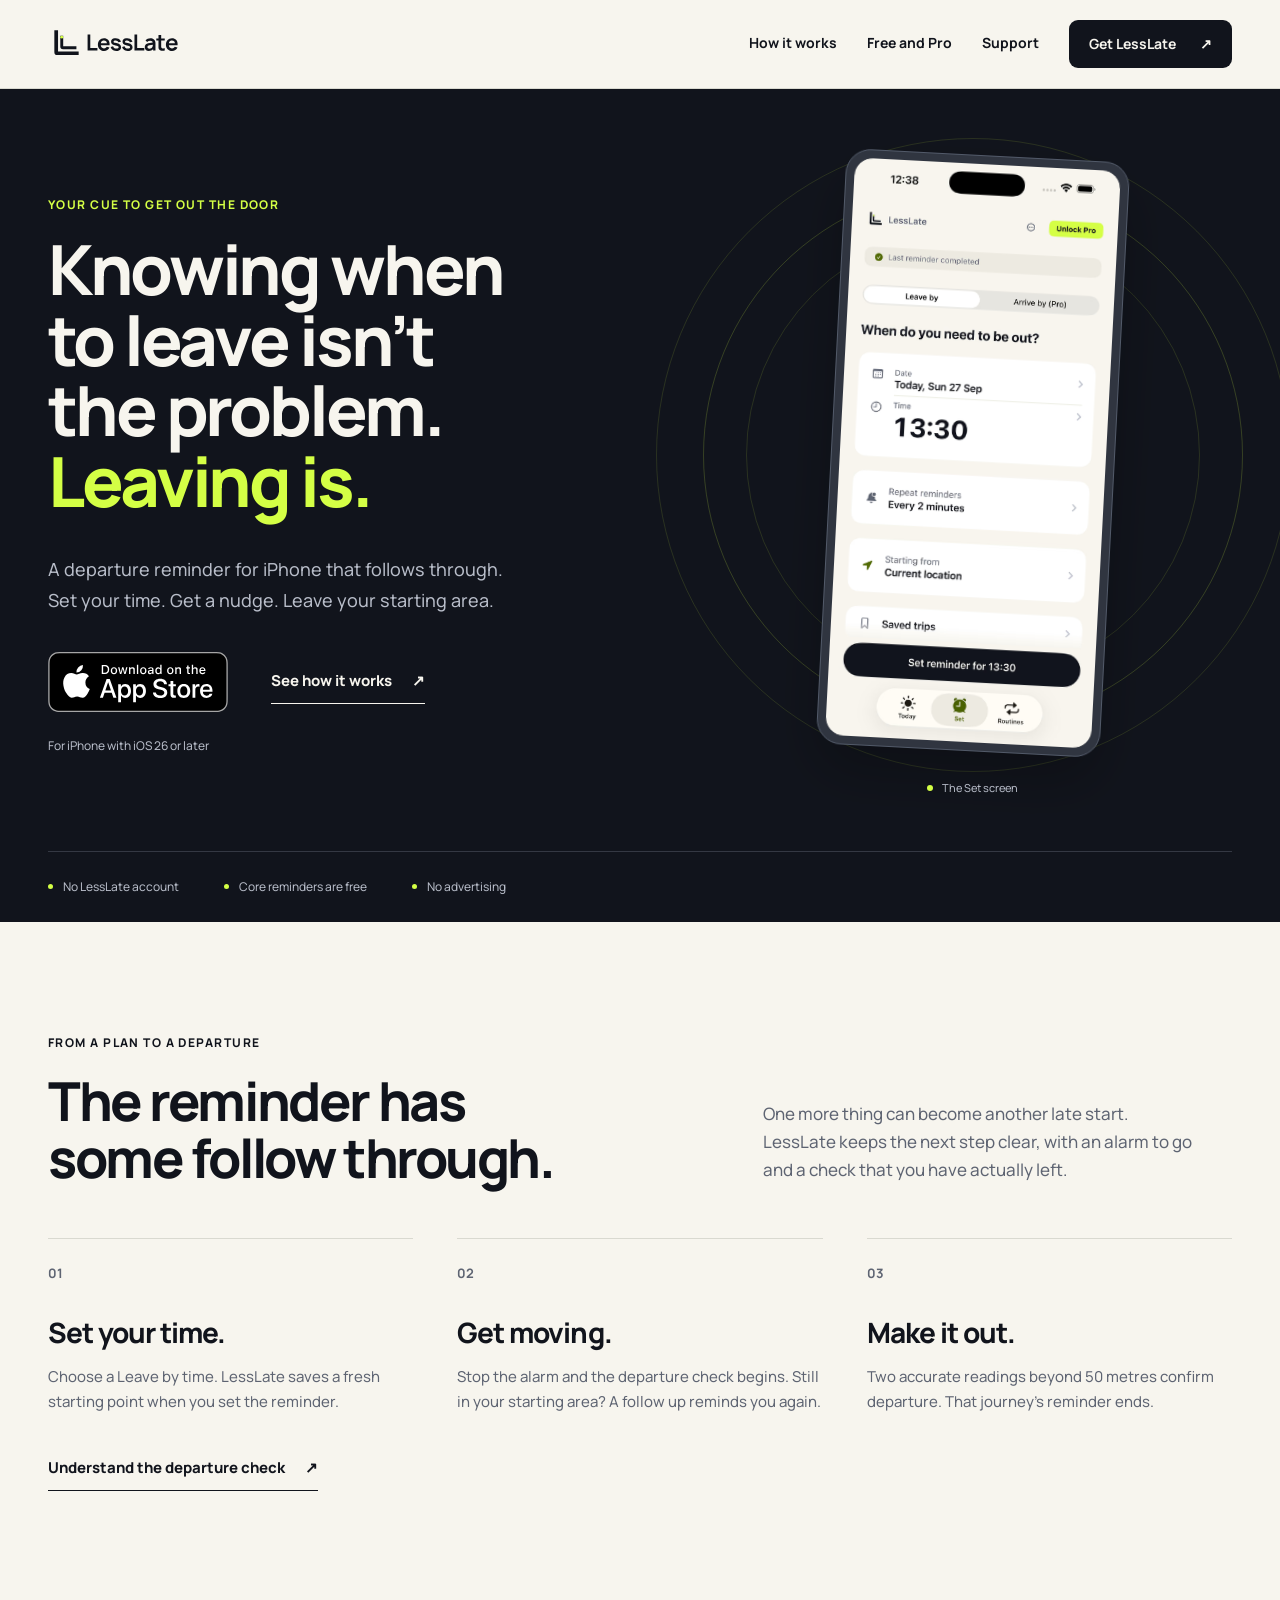
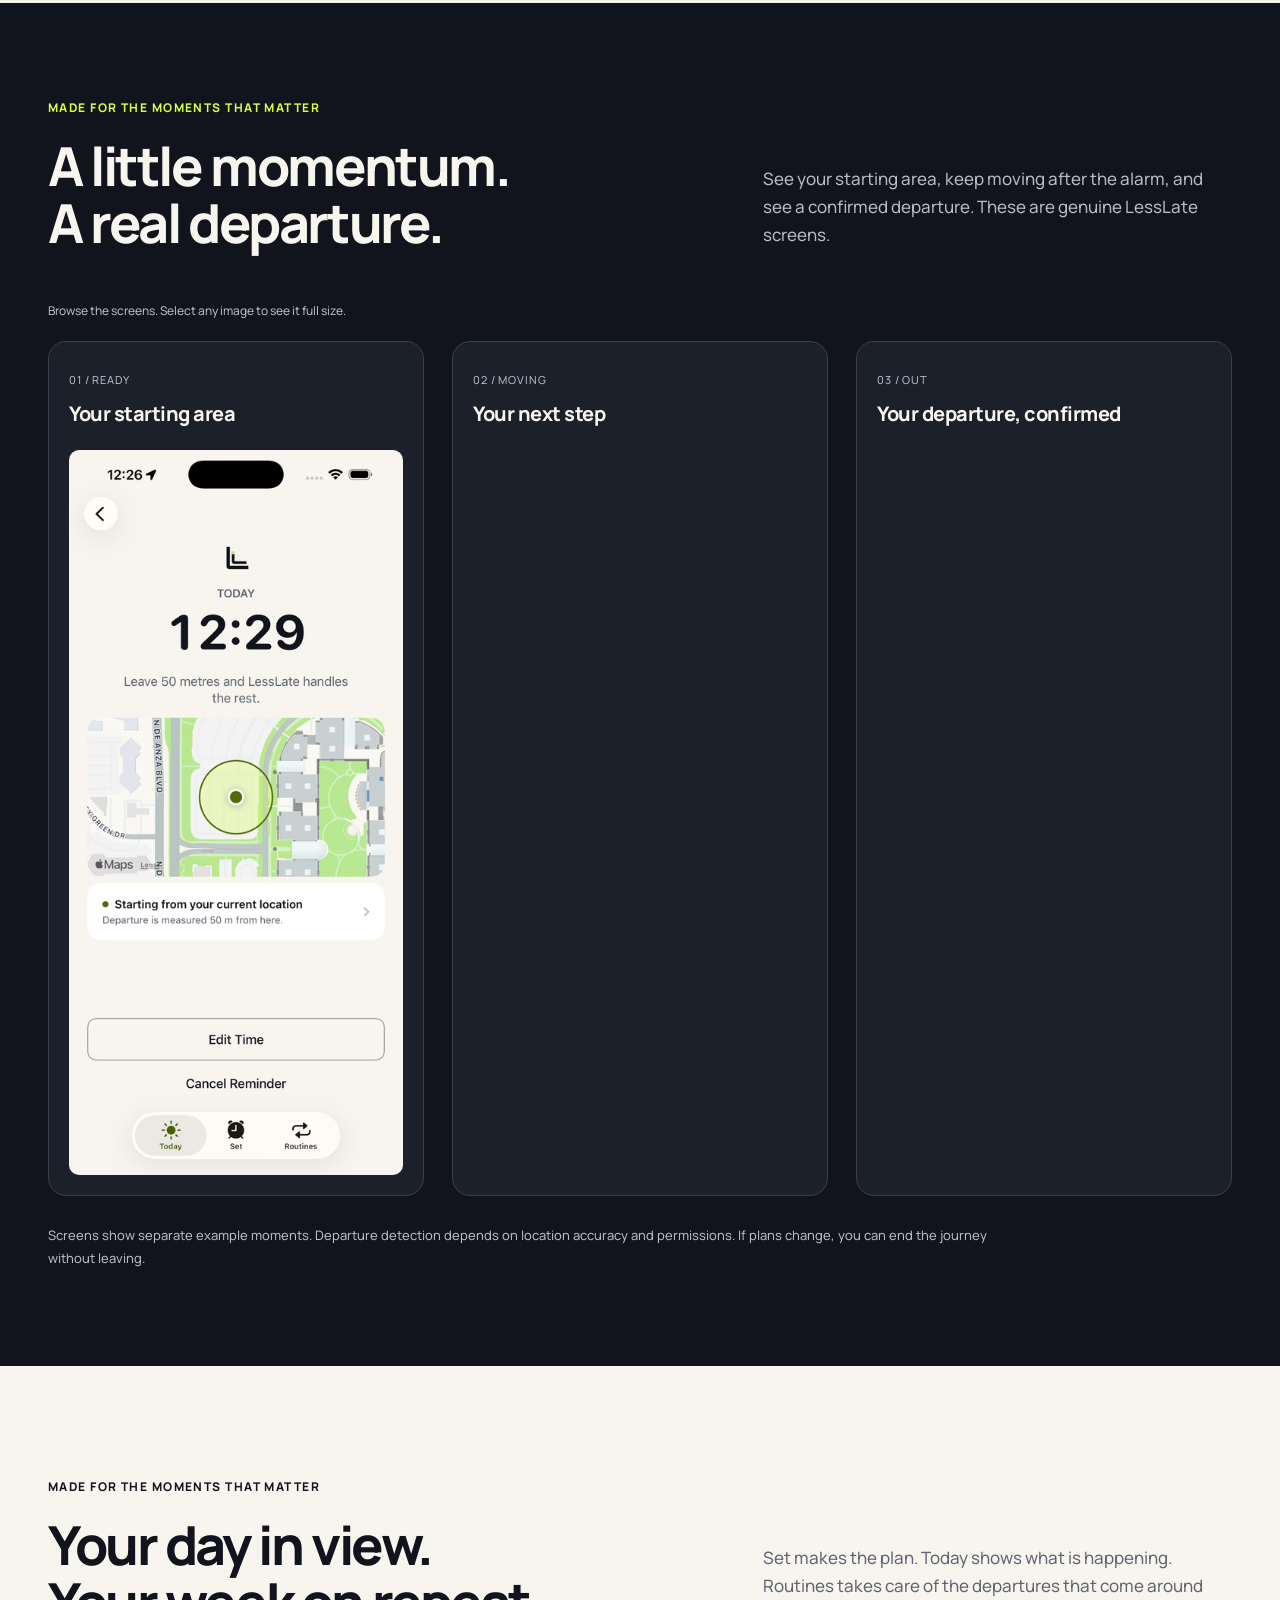
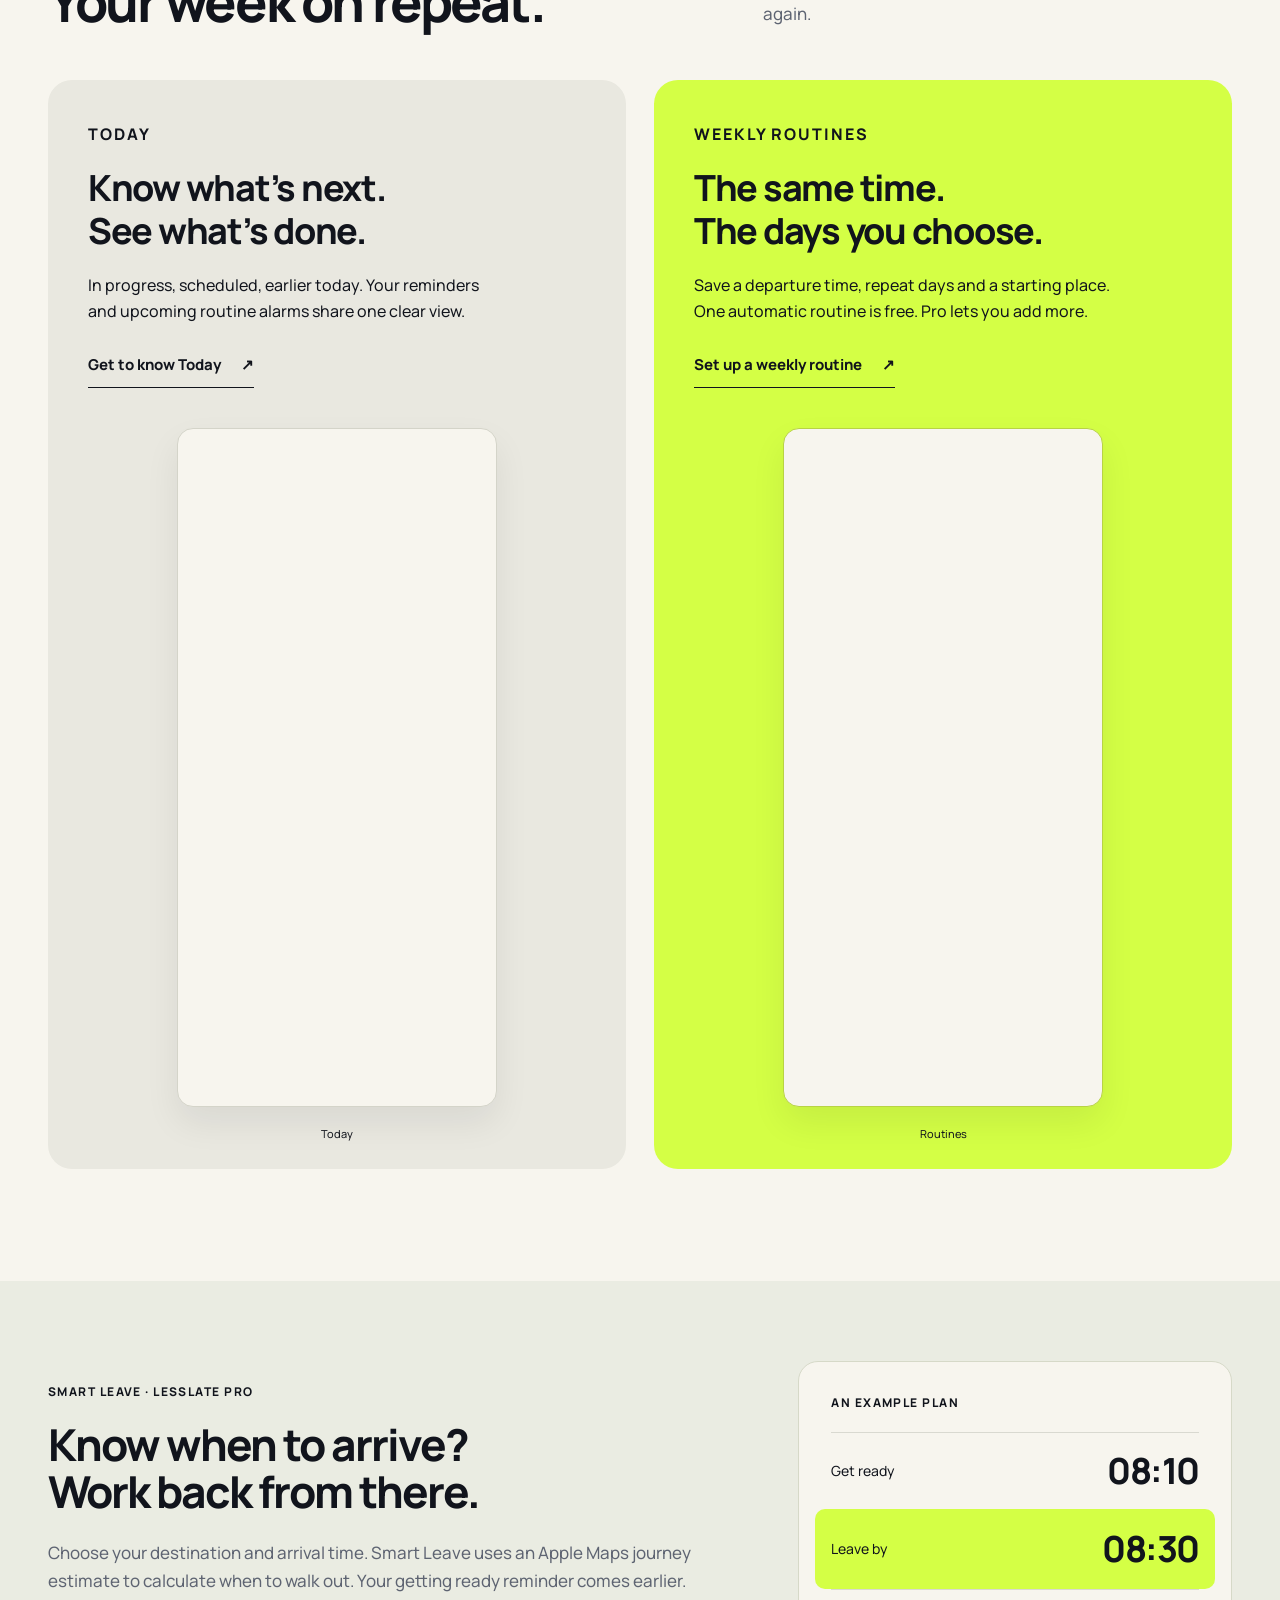
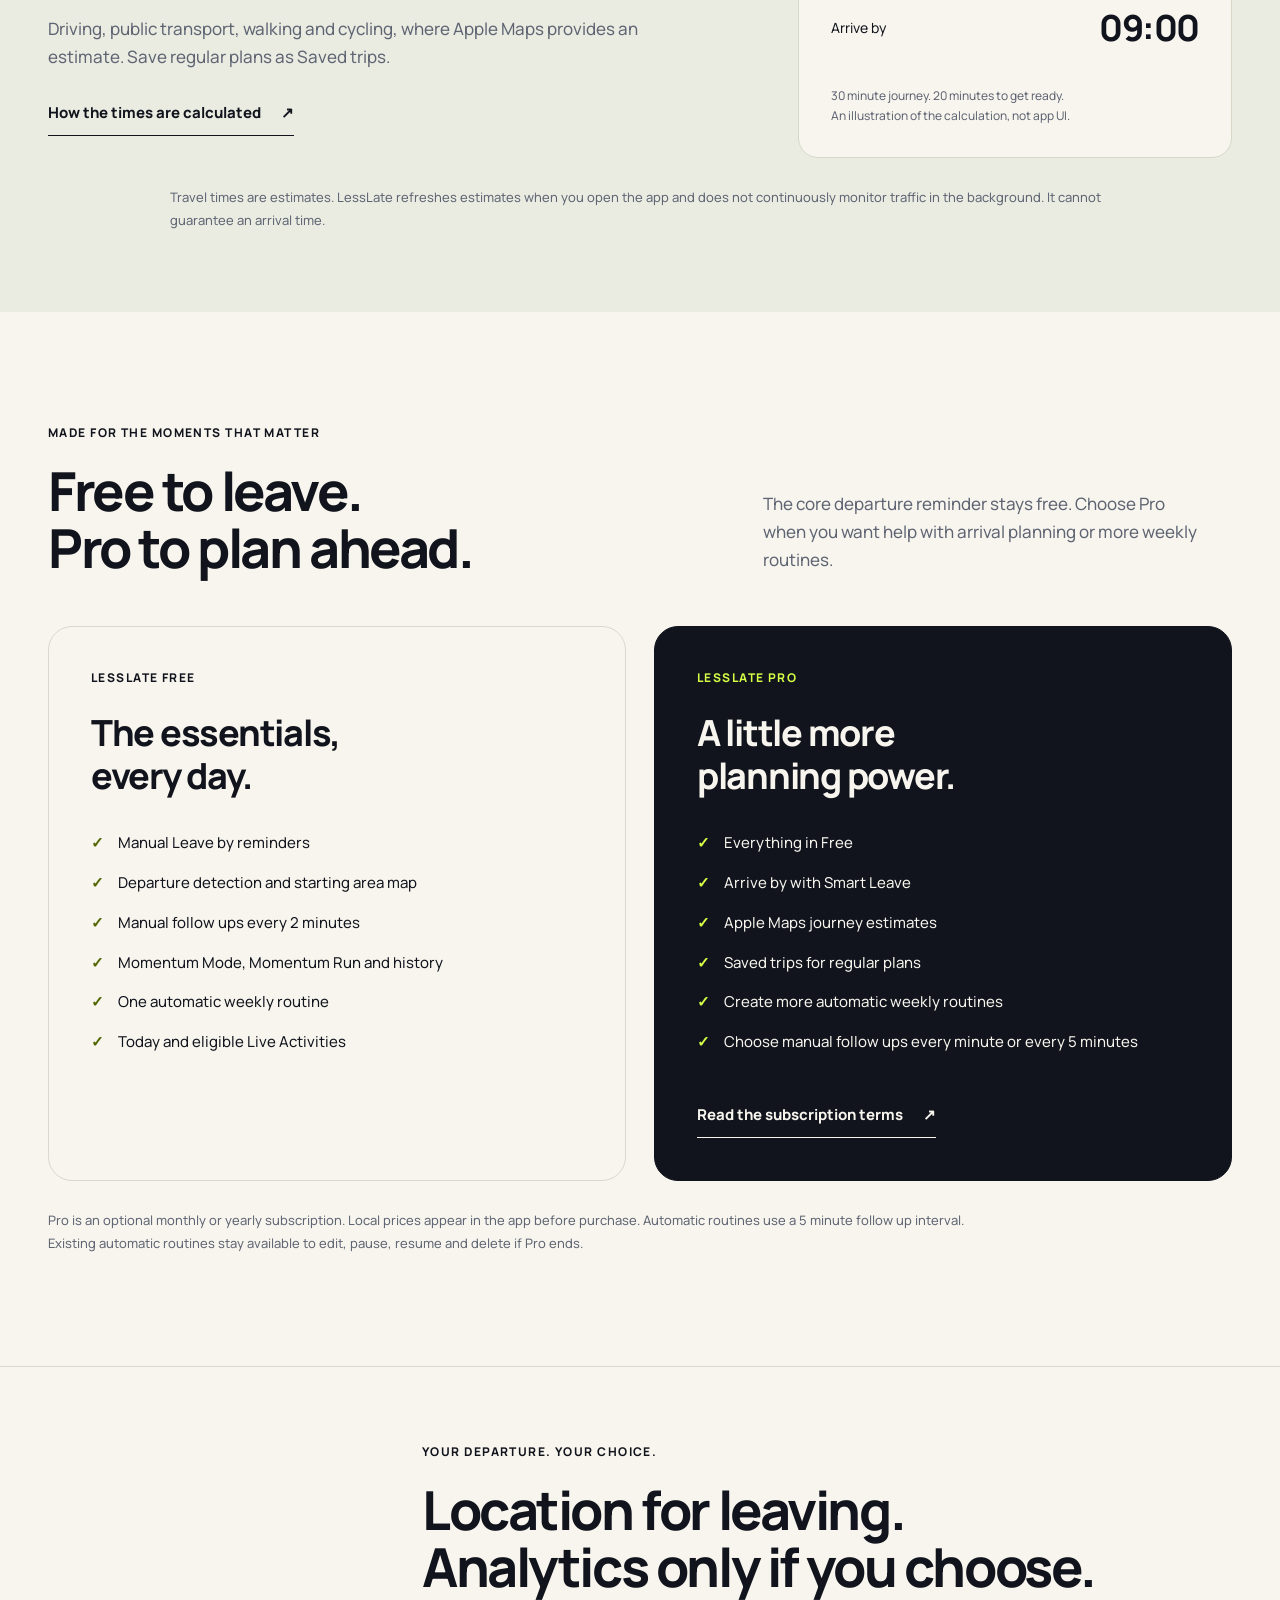
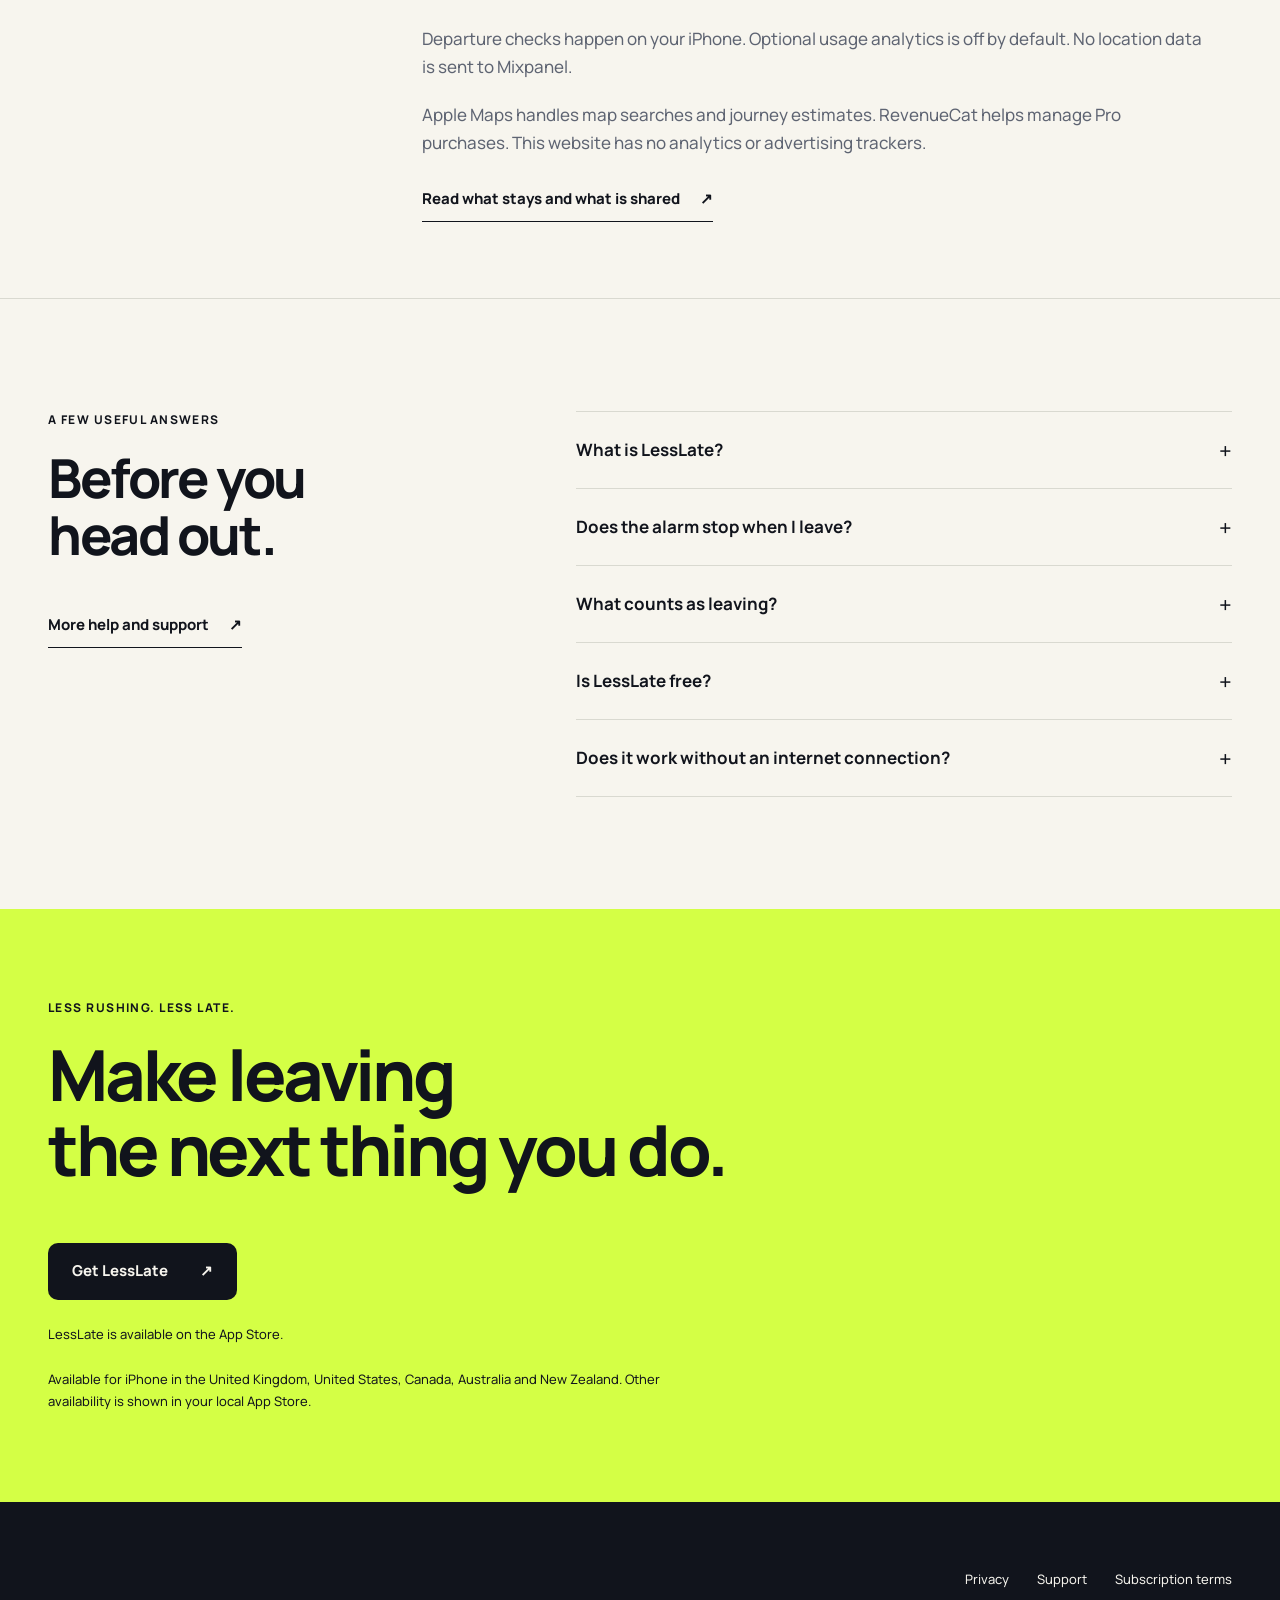
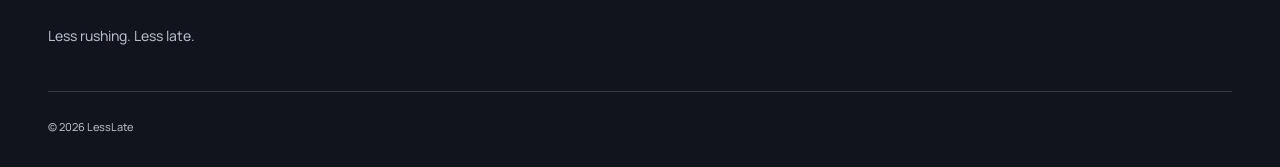
<file: index.html>
<!DOCTYPE html>
<html lang="en-GB"><head><meta charset="utf-8"><meta name="viewport" content="width=device-width, initial-scale=1"><meta http-equiv="Content-Security-Policy" content="default-src 'self'; base-uri 'none'; connect-src 'self'; font-src 'self'; form-action 'none'; frame-src 'none'; img-src 'self' data:; object-src 'none'; script-src 'self' 'sha256-5dxfGyKHKuRZKg19eCpwi1A2RKMVkUWNN1FDRjFIivA='; style-src 'self'; upgrade-insecure-requests"><meta name="referrer" content="strict-origin-when-cross-origin"><title>LessLate | Departure reminders that help you leave on time</title><meta name="description" content="Set a leave time, get follow up reminders and confirm your departure with LessLate for iPhone. Explore LessLate and download the app."><meta name="robots" content="index, follow, max-image-preview:large"><link rel="canonical" href="https://lesslate.app/"><meta name="theme-color" content="#11141c"><meta name="apple-itunes-app" content="app-id=6799200806"><link rel="icon" href="/favicon.svg" type="image/svg+xml"><link rel="apple-touch-icon" href="/assets/apple-touch-icon.png"><meta property="og:type" content="website"><meta property="og:site_name" content="LessLate"><meta property="og:locale" content="en_GB"><meta property="og:title" content="LessLate | Departure reminders that help you leave on time"><meta property="og:description" content="Set a leave time, get follow up reminders and confirm your departure with LessLate for iPhone. Explore LessLate and download the app."><meta property="og:url" content="https://lesslate.app/"><meta property="og:image" content="https://lesslate.app/assets/lesslate-social-preview.png"><meta property="og:image:width" content="1200"><meta property="og:image:height" content="630"><meta property="og:image:alt" content="LessLate. Knowing when to leave isn’t the problem. Leaving is."><meta name="twitter:card" content="summary_large_image"><meta name="twitter:title" content="LessLate | Departure reminders that help you leave on time"><meta name="twitter:description" content="Set a leave time, get follow up reminders and confirm your departure with LessLate for iPhone. Explore LessLate and download the app."><meta name="twitter:image" content="https://lesslate.app/assets/lesslate-social-preview.png"><meta name="twitter:image:alt" content="LessLate departure reminders for iPhone."><link rel="preload" href="/assets/fonts/manrope-variable.woff2" as="font" type="font/woff2" crossorigin><link rel="stylesheet" href="/styles.css"><noscript><link rel="stylesheet" href="/no-script.css"></noscript><script src="/site.js" defer></script><script type="application/ld+json">{"@context":"https://schema.org","@graph":[{"@type":"WebSite","@id":"https://lesslate.app/#website","url":"https://lesslate.app/","name":"LessLate","inLanguage":"en-GB"},{"@type":"WebPage","@id":"https://lesslate.app/#webpage","url":"https://lesslate.app/","name":"LessLate | Departure reminders that help you leave on time","description":"Set a leave time, get follow up reminders and confirm your departure with LessLate for iPhone. Explore LessLate and download the app.","inLanguage":"en-GB","isPartOf":{"@id":"https://lesslate.app/#website"},"about":{"@id":"https://lesslate.app/#app"}},{"@type":"MobileApplication","@id":"https://lesslate.app/#app","name":"LessLate","url":"https://lesslate.app/","downloadUrl":"https://apps.apple.com/gb/app/lesslate/id6799200806","sameAs":"https://apps.apple.com/gb/app/lesslate/id6799200806","applicationCategory":"ProductivityApplication","operatingSystem":"iOS 26.0 or later","image":"https://lesslate.app/assets/lesslate-icon.png","description":"A departure reminder app for iPhone. Set a leave time and receive follow up reminders until departure is detected, or end the reminder when plans change."}]}</script></head><body><a class="skip-link" href="#main">Skip to content</a><header class="site-header"><div class="wrap header-inner"><a class="logo" href="/" aria-label="LessLate home"><img src="/assets/brand/lockup-night.svg" alt="LessLate" width="148" height="38"></a><button class="menu-toggle" type="button" aria-expanded="false" aria-controls="site-nav">Menu <span aria-hidden="true">+</span></button><nav id="site-nav" aria-label="Main navigation"><a href="/how-it-works/">How it works</a><a href="/#pro">Free and Pro</a><a href="/support/">Support</a><a class="nav-download" href="https://apps.apple.com/gb/app/lesslate/id6799200806">Get LessLate <span aria-hidden="true">↗</span></a></nav></div></header><main id="main">
<section class="hero night"><div class="wrap hero-grid"><div class="hero-copy"><p class="eyebrow signal-text">Your cue to get out the door</p><h1>Knowing when<br class="desktop-br"> to leave isn’t<br class="desktop-br"> the problem.<br> <span>Leaving is.</span></h1><p class="hero-lede">A departure reminder for iPhone that follows through. Set your time. Get a nudge. Leave your starting area.</p><div class="hero-actions"><a class="store-badge" href="https://apps.apple.com/gb/app/lesslate/id6799200806" aria-label="Download LessLate on the App Store"><img src="/assets/app-store-badge.svg" alt="Download on the App Store" width="180" height="60"></a><a class="text-link light-link" href="/how-it-works/">See how it works <span aria-hidden="true">↗</span></a></div><p class="download-note">For iPhone with iOS 26 or later</p></div><figure class="hero-product"><div class="orbit" aria-hidden="true"></div><div class="hero-screen"><a class="screen-link" href="/assets/build14/lesslate-set-1320.webp" aria-label="View full size: Set a Leave by time and repeat reminders in LessLate"><picture><source type="image/avif" srcset="/assets/build14/lesslate-set-440.avif 440w, /assets/build14/lesslate-set-880.avif 880w" sizes="(max-width: 600px) 80vw, 340px"><source type="image/webp" srcset="/assets/build14/lesslate-set-440.webp 440w, /assets/build14/lesslate-set-880.webp 880w, /assets/build14/lesslate-set-1320.webp 1320w" sizes="(max-width: 600px) 80vw, 340px"><img src="/assets/build14/lesslate-set-880.webp" alt="Set a Leave by time and repeat reminders in LessLate" width="1320" height="2868" fetchpriority="high" decoding="async"></picture></a></div><figcaption><span class="status-dot" aria-hidden="true"></span> The Set screen</figcaption></figure></div><div class="wrap hero-facts"><span>No LessLate account</span><span>Core reminders are free</span><span>No advertising</span></div></section>
<section class="section wrap" id="how-it-works"><div class="section-heading"><div><p class="eyebrow">From a plan to a departure</p><h2>The reminder has<br> some follow through.</h2></div><p>One more thing can become another late start. LessLate keeps the next step clear, with an alarm to go and a check that you have actually left.</p></div><ol class="steps"><li><span class="step-number">01</span><h3>Set your time.</h3><p>Choose a Leave by time. LessLate saves a fresh starting point when you set the reminder.</p></li><li><span class="step-number">02</span><h3>Get moving.</h3><p>Stop the alarm and the departure check begins. Still in your starting area? A follow up reminds you again.</p></li><li><span class="step-number">03</span><h3>Make it out.</h3><p>Two accurate readings beyond 50 metres confirm departure. That journey’s reminder ends.</p></li></ol><a class="text-link" href="/how-it-works/#departure">Understand the departure check <span aria-hidden="true">↗</span></a></section>
<section class="journey-section night"><div class="wrap"><div class="section-heading"><div><span class="eyebrow">Made for the moments that matter</span><h2>A little momentum.<br> A real departure.</h2></div><p>See your starting area, keep moving after the alarm, and see a confirmed departure. These are genuine LessLate screens.</p></div><p class="gallery-hint">Browse the screens. Select any image to see it full size.</p><div class="screen-gallery" role="region" aria-label="The departure journey, three screenshots" tabindex="0"><figure class="journey-card"><figcaption><span>01 / Ready</span><h3>Your starting area</h3></figcaption><a class="screen-link" href="/assets/build14/lesslate-armed-1320.webp" aria-label="View full size: A saved starting area and an armed reminder"><picture><source type="image/avif" srcset="/assets/build14/lesslate-armed-440.avif 440w, /assets/build14/lesslate-armed-880.avif 880w" sizes="(max-width: 600px) 80vw, 340px"><source type="image/webp" srcset="/assets/build14/lesslate-armed-440.webp 440w, /assets/build14/lesslate-armed-880.webp 880w, /assets/build14/lesslate-armed-1320.webp 1320w" sizes="(max-width: 600px) 80vw, 340px"><img src="/assets/build14/lesslate-armed-880.webp" alt="A saved starting area and an armed reminder" width="1320" height="2868" loading="lazy" decoding="async"></picture></a></figure><figure class="journey-card"><figcaption><span>02 / Moving</span><h3>Your next step</h3></figcaption><a class="screen-link" href="/assets/build14/lesslate-active-1320.webp" aria-label="View full size: Momentum Mode checking departure, with elapsed time and distance"><picture><source type="image/avif" srcset="/assets/build14/lesslate-active-440.avif 440w, /assets/build14/lesslate-active-880.avif 880w" sizes="(max-width: 600px) 80vw, 340px"><source type="image/webp" srcset="/assets/build14/lesslate-active-440.webp 440w, /assets/build14/lesslate-active-880.webp 880w, /assets/build14/lesslate-active-1320.webp 1320w" sizes="(max-width: 600px) 80vw, 340px"><img src="/assets/build14/lesslate-active-880.webp" alt="Momentum Mode checking departure, with elapsed time and distance" width="1320" height="2868" loading="lazy" decoding="async"></picture></a></figure><figure class="journey-card"><figcaption><span>03 / Out</span><h3>Your departure, confirmed</h3></figcaption><a class="screen-link" href="/assets/build14/lesslate-confirmed-1320.webp" aria-label="View full size: Departure confirmed and a Momentum Run recorded"><picture><source type="image/avif" srcset="/assets/build14/lesslate-confirmed-440.avif 440w, /assets/build14/lesslate-confirmed-880.avif 880w" sizes="(max-width: 600px) 80vw, 340px"><source type="image/webp" srcset="/assets/build14/lesslate-confirmed-440.webp 440w, /assets/build14/lesslate-confirmed-880.webp 880w, /assets/build14/lesslate-confirmed-1320.webp 1320w" sizes="(max-width: 600px) 80vw, 340px"><img src="/assets/build14/lesslate-confirmed-880.webp" alt="Departure confirmed and a Momentum Run recorded" width="1320" height="2868" loading="lazy" decoding="async"></picture></a></figure></div><div class="gallery-controls" hidden><button type="button" class="gallery-prev" aria-label="Previous screenshot" disabled>←</button><span class="gallery-count" aria-live="polite">1 of 3</span><button type="button" class="gallery-next" aria-label="Next screenshot">→</button></div><p class="section-note">Screens show separate example moments. Departure detection depends on location accuracy and permissions. If plans change, you can end the journey without leaving.</p></div></section>
<section class="section wrap" id="today-and-routines"><div class="section-heading"><div><span class="eyebrow">Made for the moments that matter</span><h2>Your day in view.<br> Your week on repeat.</h2></div><p>Set makes the plan. Today shows what is happening. Routines takes care of the departures that come around again.</p></div><div class="feature-pair"><article class="feature-card reveal"><div class="feature-copy"><p class="eyebrow">Today</p><h3>Know what’s next.<br> See what’s done.</h3><p>In progress, scheduled, earlier today. Your reminders and upcoming routine alarms share one clear view.</p><a class="text-link" href="/support/#today">Get to know Today <span aria-hidden="true">↗</span></a></div><figure><a class="screen-link" href="/assets/build14/lesslate-today-1320.webp" aria-label="View full size: Today showing scheduled reminders and an earlier confirmed departure"><picture><source type="image/avif" srcset="/assets/build14/lesslate-today-440.avif 440w, /assets/build14/lesslate-today-880.avif 880w" sizes="(max-width: 600px) 80vw, 340px"><source type="image/webp" srcset="/assets/build14/lesslate-today-440.webp 440w, /assets/build14/lesslate-today-880.webp 880w, /assets/build14/lesslate-today-1320.webp 1320w" sizes="(max-width: 600px) 80vw, 340px"><img src="/assets/build14/lesslate-today-880.webp" alt="Today showing scheduled reminders and an earlier confirmed departure" width="1320" height="2868" loading="lazy" decoding="async"></picture></a><figcaption>Today</figcaption></figure></article><article class="feature-card lime-card reveal"><div class="feature-copy"><p class="eyebrow">Weekly Routines</p><h3>The same time.<br> The days you choose.</h3><p>Save a departure time, repeat days and a starting place. One automatic routine is free. Pro lets you add more.</p><a class="text-link" href="/support/#routines">Set up a weekly routine <span aria-hidden="true">↗</span></a></div><figure><a class="screen-link" href="/assets/build14/lesslate-routines-1320.webp" aria-label="View full size: An enabled Morning commute routine on weekdays at 8:30"><picture><source type="image/avif" srcset="/assets/build14/lesslate-routines-440.avif 440w, /assets/build14/lesslate-routines-880.avif 880w" sizes="(max-width: 600px) 80vw, 340px"><source type="image/webp" srcset="/assets/build14/lesslate-routines-440.webp 440w, /assets/build14/lesslate-routines-880.webp 880w, /assets/build14/lesslate-routines-1320.webp 1320w" sizes="(max-width: 600px) 80vw, 340px"><img src="/assets/build14/lesslate-routines-880.webp" alt="An enabled Morning commute routine on weekdays at 8:30" width="1320" height="2868" loading="lazy" decoding="async"></picture></a><figcaption>Routines</figcaption></figure></article></div></section>
<section class="smart-section"><div class="wrap smart-grid"><div><p class="eyebrow">Smart Leave · LessLate Pro</p><h2>Know when to arrive?<br> Work back from there.</h2><p>Choose your destination and arrival time. Smart Leave uses an Apple Maps journey estimate to calculate when to walk out. Your getting ready reminder comes earlier.</p><p>Driving, public transport, walking and cycling, where Apple Maps provides an estimate. Save regular plans as Saved trips.</p><a class="text-link" href="/how-it-works/#smart-leave">How the times are calculated <span aria-hidden="true">↗</span></a></div><div class="time-example"><p class="eyebrow">An example plan</p><dl><div><dt>Get ready</dt><dd>08:10</dd></div><div class="time-highlight"><dt>Leave by</dt><dd>08:30</dd></div><div><dt>Arrive by</dt><dd>09:00</dd></div></dl><p>30 minute journey. 20 minutes to get ready.<br> An illustration of the calculation, not app UI.</p></div></div><p class="wrap section-note">Travel times are estimates. LessLate refreshes estimates when you open the app and does not continuously monitor traffic in the background. It cannot guarantee an arrival time.</p></section>
<section class="section wrap" id="pro"><div class="section-heading"><div><span class="eyebrow">Made for the moments that matter</span><h2>Free to leave.<br> Pro to plan ahead.</h2></div><p>The core departure reminder stays free. Choose Pro when you want help with arrival planning or more weekly routines.</p></div><div class="plans"><article class="plan"><p class="eyebrow">LessLate Free</p><h3>The essentials,<br> every day.</h3><ul class="check-list"><li>Manual Leave by reminders</li><li>Departure detection and starting area map</li><li>Manual follow ups every 2 minutes</li><li>Momentum Mode, Momentum Run and history</li><li>One automatic weekly routine</li><li>Today and eligible Live Activities</li></ul></article><article class="plan pro-plan"><p class="eyebrow">LessLate Pro</p><h3>A little more<br> planning power.</h3><ul class="check-list"><li>Everything in Free</li><li>Arrive by with Smart Leave</li><li>Apple Maps journey estimates</li><li>Saved trips for regular plans</li><li>Create more automatic weekly routines</li><li>Choose manual follow ups every minute or every 5 minutes</li></ul><a class="text-link" href="/subscriptions/">Read the subscription terms <span aria-hidden="true">↗</span></a></article></div><p class="section-note">Pro is an optional monthly or yearly subscription. Local prices appear in the app before purchase. Automatic routines use a 5 minute follow up interval. Existing automatic routines stay available to edit, pause, resume and delete if Pro ends.</p></section>
<section class="privacy-band"><div class="wrap privacy-grid"><img src="/assets/brand/symbol.svg" alt="" width="94" height="94" loading="lazy"><div><p class="eyebrow">Your departure. Your choice.</p><h2>Location for leaving.<br> Analytics only if you choose.</h2><p>Departure checks happen on your iPhone. Optional usage analytics is off by default. No location data is sent to Mixpanel.</p><p>Apple Maps handles map searches and journey estimates. RevenueCat helps manage Pro purchases. This website has no analytics or advertising trackers.</p><a class="text-link" href="/privacy/">Read what stays and what is shared <span aria-hidden="true">↗</span></a></div></div></section>
<section class="section wrap faq-section"><div><p class="eyebrow">A few useful answers</p><h2>Before you<br>  head out.</h2><a class="text-link" href="/support/">More help and support <span aria-hidden="true">↗</span></a></div><div class="faq-list"><details><summary>What is LessLate?</summary><p>LessLate is a departure reminder app for iPhone. Choose when to leave, get an alarm, and receive follow up reminders if you have not left your saved starting area. It is for everyday plans when knowing the time does not always turn into getting out the door.</p></details><details><summary>Does the alarm stop when I leave?</summary><p>Stopping an alarm starts the departure check. Once LessLate confirms that you have left the starting area, that journey’s active reminder and follow ups end. You can also end a journey yourself if your plans change.</p></details><details><summary>What counts as leaving?</summary><p>LessLate looks for two consecutive accurate location readings more than 50 metres from your saved starting point. Always Location access and Precise Location are needed for departure checks while your iPhone is locked or you are using another app.</p></details><details><summary>Is LessLate free?</summary><p>Manual Leave by reminders, departure detection and Momentum Mode are free. One automatic weekly routine is also included. Pro adds Arrive by planning, saved trips, more automatic routines and more manual reminder intervals.</p></details><details><summary>Does it work without an internet connection?</summary><p>The core manual alarm and departure check can work without an internet connection, with the required permissions and a usable location signal. Map searches, journey estimates, purchases and restoration need a connection.</p></details></div></section>
<section class="final-cta"><div class="wrap"><p class="eyebrow">Less rushing. Less late.</p><h2>Make leaving<br> the next thing you do.</h2><a class="button" href="https://apps.apple.com/gb/app/lesslate/id6799200806">Get LessLate <span aria-hidden="true">↗</span></a><p>LessLate is available on the App Store.</p><p class="availability">Available for iPhone in the United Kingdom, United States, Canada, Australia and New Zealand. Other availability is shown in your local App Store.</p></div></section></main><footer class="site-footer"><div class="wrap footer-top"><div><a class="logo" href="/" aria-label="LessLate home"><img src="/assets/brand/lockup-reverse.svg" alt="LessLate" width="148" height="38" loading="lazy"></a><p>Less rushing. Less late.</p></div><nav aria-label="Footer"><a href="/privacy/">Privacy</a><a href="/support/">Support</a><a href="/subscriptions/">Subscription terms</a></nav></div><div class="wrap footer-bottom"><p>© 2026 LessLate</p></div></footer></body></html>
</file>
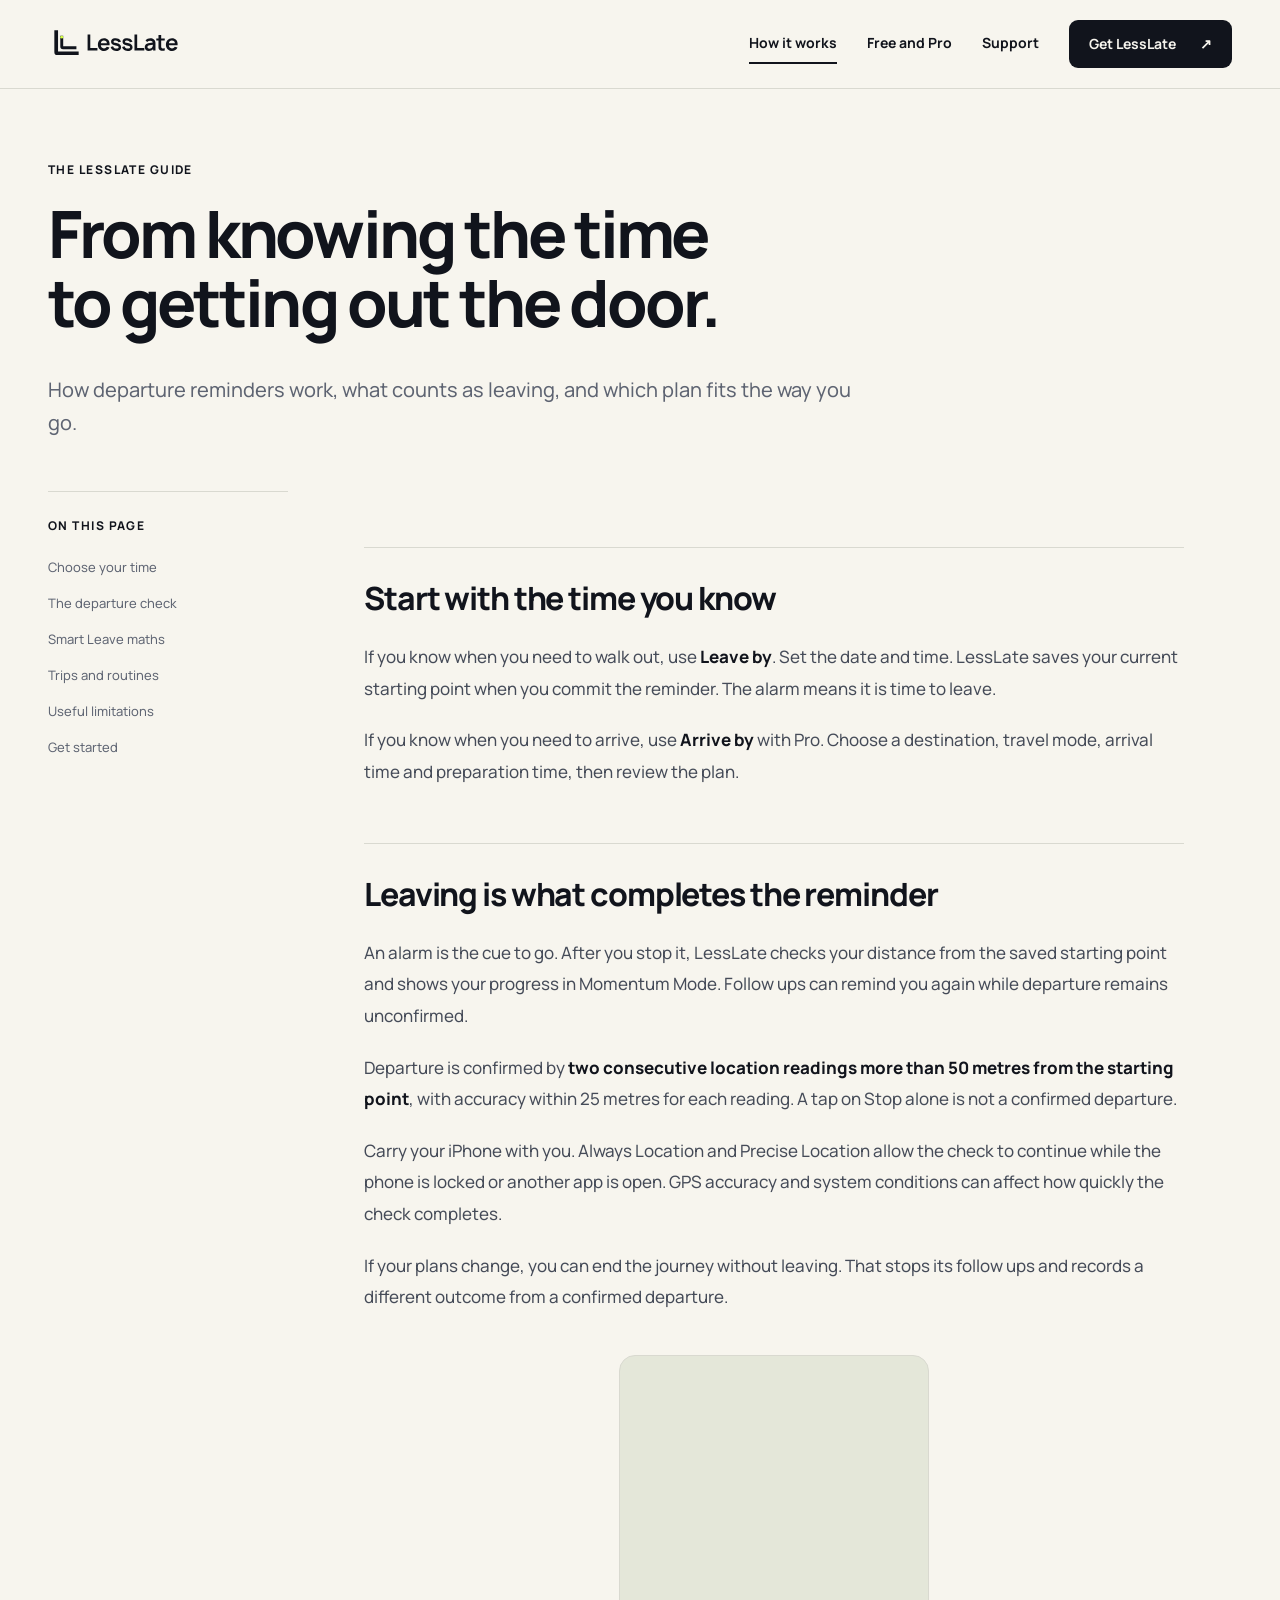
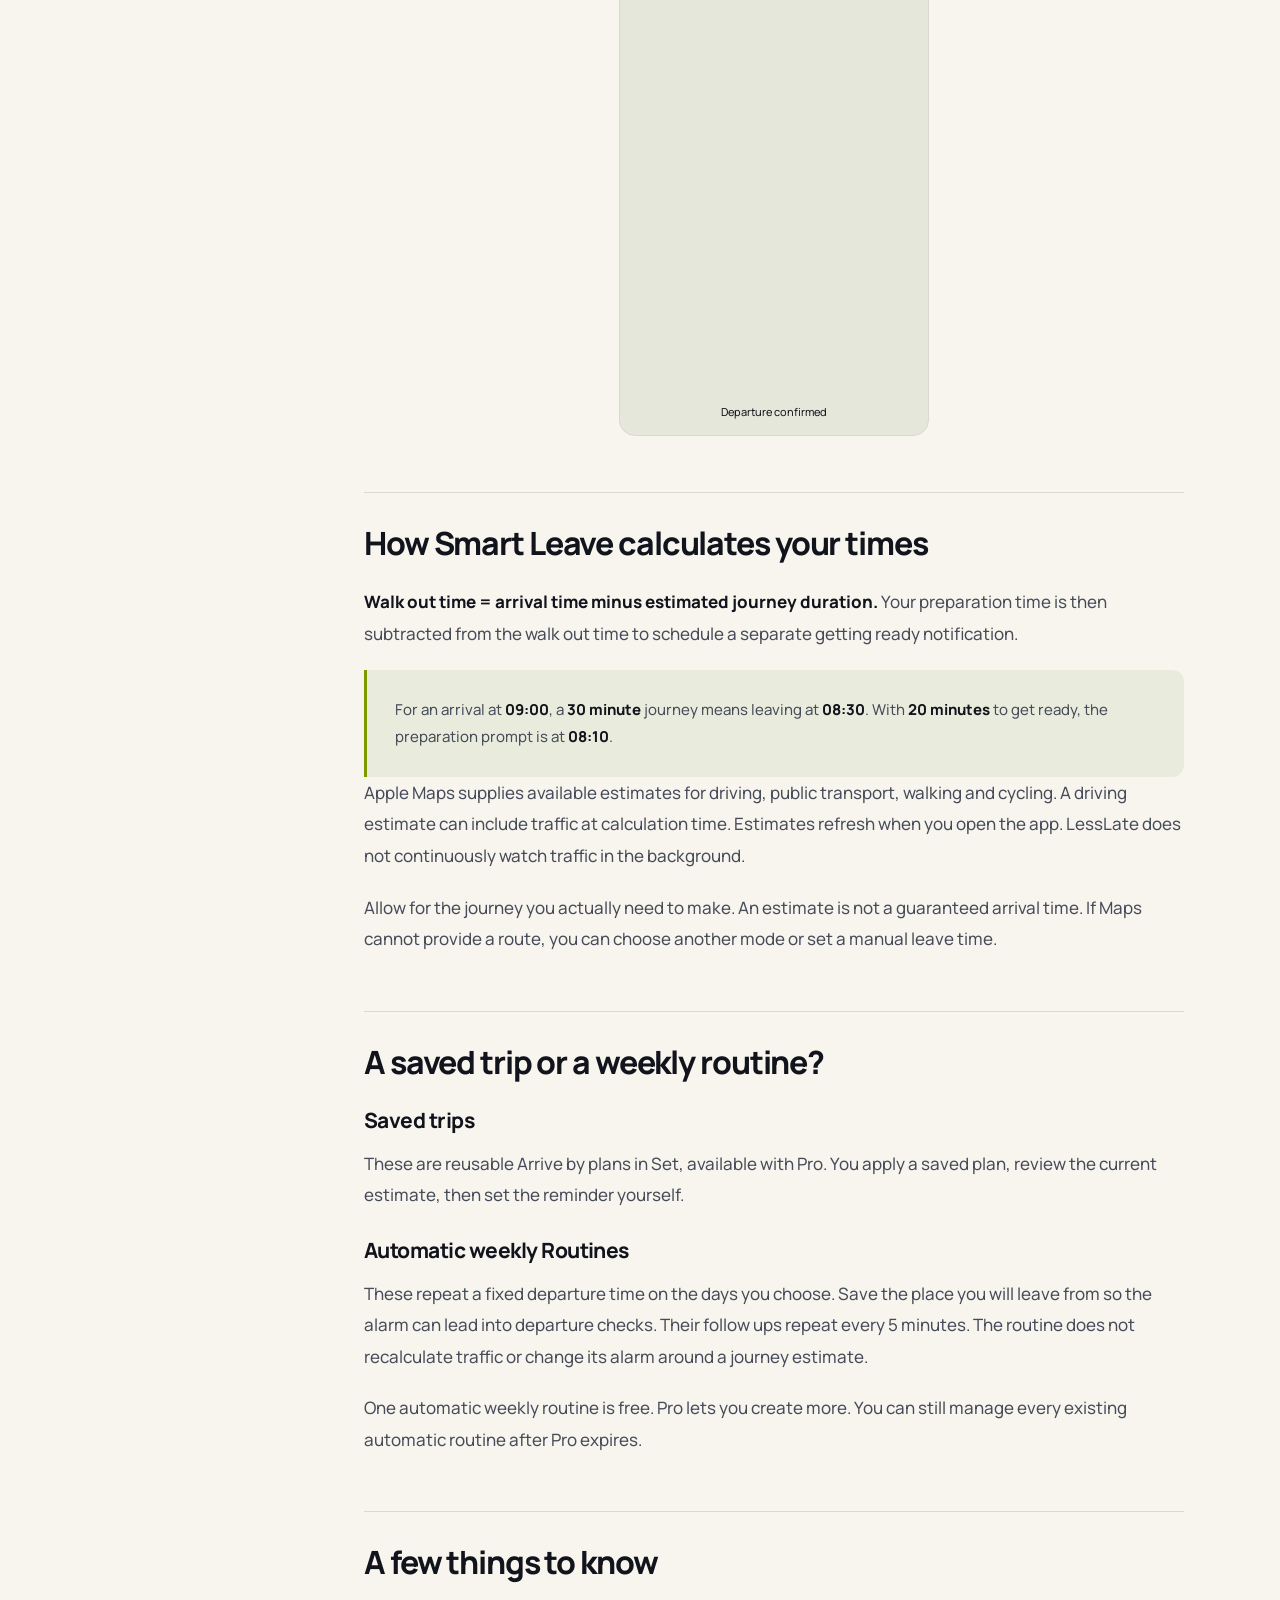
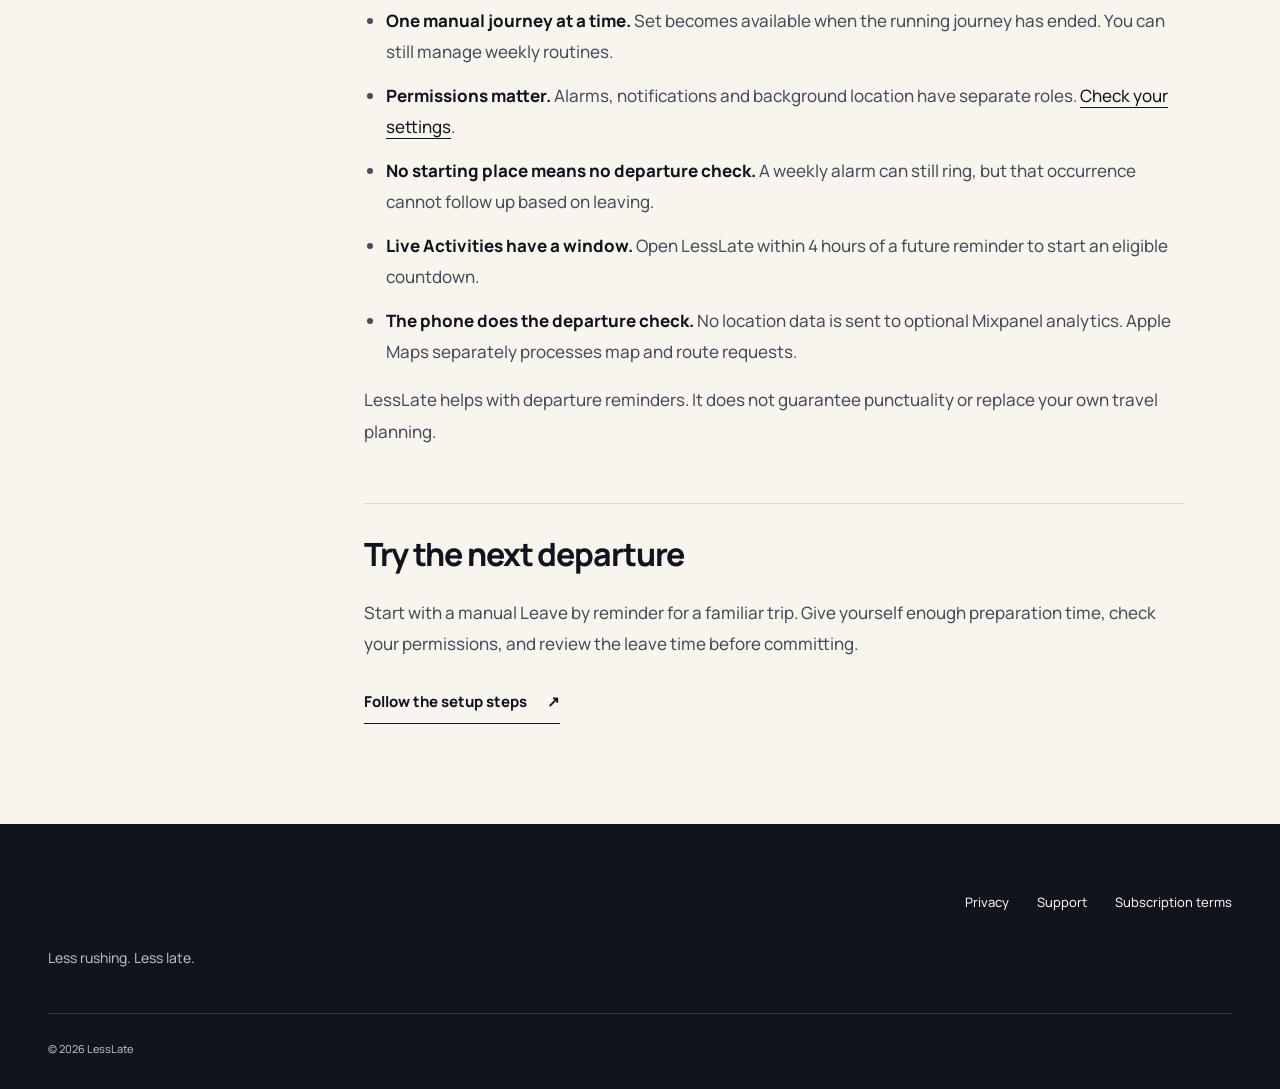
<file: how-it-works/index.html>
<!DOCTYPE html>
<html lang="en-GB"><head><meta charset="utf-8"><meta name="viewport" content="width=device-width, initial-scale=1"><meta http-equiv="Content-Security-Policy" content="default-src 'self'; base-uri 'none'; connect-src 'self'; font-src 'self'; form-action 'none'; frame-src 'none'; img-src 'self' data:; object-src 'none'; script-src 'self' 'sha256-cOZ7o0C520qS2SrLNpws9VPTaZ2TdD7UjE5BdeO3A1c='; style-src 'self'; upgrade-insecure-requests"><meta name="referrer" content="strict-origin-when-cross-origin"><title>How LessLate Works | Leave times and departure checks</title><meta name="description" content="Learn how LessLate sets leave times, checks departure beyond 50 metres and handles follow up alarms. Includes Smart Leave and weekly routine guidance."><meta name="robots" content="index, follow, max-image-preview:large"><link rel="canonical" href="https://lesslate.app/how-it-works/"><meta name="theme-color" content="#11141c"><meta name="apple-itunes-app" content="app-id=6799200806"><link rel="icon" href="/favicon.svg" type="image/svg+xml"><link rel="apple-touch-icon" href="/assets/apple-touch-icon.png"><meta property="og:type" content="website"><meta property="og:site_name" content="LessLate"><meta property="og:locale" content="en_GB"><meta property="og:title" content="How LessLate Works | Leave times and departure checks"><meta property="og:description" content="Learn how LessLate sets leave times, checks departure beyond 50 metres and handles follow up alarms. Includes Smart Leave and weekly routine guidance."><meta property="og:url" content="https://lesslate.app/how-it-works/"><meta property="og:image" content="https://lesslate.app/assets/lesslate-social-preview.png"><meta property="og:image:width" content="1200"><meta property="og:image:height" content="630"><meta property="og:image:alt" content="LessLate. Knowing when to leave isn’t the problem. Leaving is."><meta name="twitter:card" content="summary_large_image"><meta name="twitter:title" content="How LessLate Works | Leave times and departure checks"><meta name="twitter:description" content="Learn how LessLate sets leave times, checks departure beyond 50 metres and handles follow up alarms. Includes Smart Leave and weekly routine guidance."><meta name="twitter:image" content="https://lesslate.app/assets/lesslate-social-preview.png"><meta name="twitter:image:alt" content="LessLate departure reminders for iPhone."><link rel="preload" href="/assets/fonts/manrope-variable.woff2" as="font" type="font/woff2" crossorigin><link rel="stylesheet" href="/styles.css"><noscript><link rel="stylesheet" href="/no-script.css"></noscript><script src="/site.js" defer></script><script type="application/ld+json">{"@context":"https://schema.org","@graph":[{"@type":"WebSite","@id":"https://lesslate.app/#website","url":"https://lesslate.app/","name":"LessLate","inLanguage":"en-GB"},{"@type":"WebPage","@id":"https://lesslate.app/how-it-works/#webpage","url":"https://lesslate.app/how-it-works/","name":"How LessLate Works | Leave times and departure checks","description":"Learn how LessLate sets leave times, checks departure beyond 50 metres and handles follow up alarms. Includes Smart Leave and weekly routine guidance.","inLanguage":"en-GB","isPartOf":{"@id":"https://lesslate.app/#website"},"about":{"@id":"https://lesslate.app/#app"}},{"@type":"BreadcrumbList","itemListElement":[{"@type":"ListItem","position":1,"name":"Home","item":"https://lesslate.app/"},{"@type":"ListItem","position":2,"name":"How it works","item":"https://lesslate.app/how-it-works/"}]}]}</script></head><body><a class="skip-link" href="#main">Skip to content</a><header class="site-header"><div class="wrap header-inner"><a class="logo" href="/" aria-label="LessLate home"><img src="/assets/brand/lockup-night.svg" alt="LessLate" width="148" height="38"></a><button class="menu-toggle" type="button" aria-expanded="false" aria-controls="site-nav">Menu <span aria-hidden="true">+</span></button><nav id="site-nav" aria-label="Main navigation"><a href="/how-it-works/" aria-current="page">How it works</a><a href="/#pro">Free and Pro</a><a href="/support/">Support</a><a class="nav-download" href="https://apps.apple.com/gb/app/lesslate/id6799200806">Get LessLate <span aria-hidden="true">↗</span></a></nav></div></header><main id="main"><section class="document-hero wrap"><p class="eyebrow">The LessLate guide</p><h1>From knowing the time<br> to getting out the door.</h1><p class="lede">How departure reminders work, what counts as leaving, and which plan fits the way you go.</p></section><div class="wrap document-layout"><aside><nav aria-label="On this page"><p class="eyebrow">On this page</p><a href="#choose">Choose your time</a><a href="#departure">The departure check</a><a href="#smart-leave">Smart Leave maths</a><a href="#weekly">Trips and routines</a><a href="#limits">Useful limitations</a><a href="#next">Get started</a></nav></aside><div class="document-body"><section id="choose"><h2>Start with the time you know</h2><p>If you know when you need to walk out, use <strong>Leave by</strong>. Set the date and time. LessLate saves your current starting point when you commit the reminder. The alarm means it is time to leave.</p><p>If you know when you need to arrive, use <strong>Arrive by</strong> with Pro. Choose a destination, travel mode, arrival time and preparation time, then review the plan.</p></section><section id="departure"><h2>Leaving is what completes the reminder</h2><p>An alarm is the cue to go. After you stop it, LessLate checks your distance from the saved starting point and shows your progress in Momentum Mode. Follow ups can remind you again while departure remains unconfirmed.</p><p>Departure is confirmed by <strong>two consecutive location readings more than 50 metres from the starting point</strong>, with accuracy within 25 metres for each reading. A tap on Stop alone is not a confirmed departure.</p><p>Carry your iPhone with you. Always Location and Precise Location allow the check to continue while the phone is locked or another app is open. GPS accuracy and system conditions can affect how quickly the check completes.</p><p>If your plans change, you can end the journey without leaving. That stops its follow ups and records a different outcome from a confirmed departure.</p></section><figure class="guide-figure"><a class="screen-link" href="/assets/build14/lesslate-confirmed-1320.webp" aria-label="View full size: LessLate confirming departure and showing Momentum Run"><picture><source type="image/avif" srcset="/assets/build14/lesslate-confirmed-440.avif 440w, /assets/build14/lesslate-confirmed-880.avif 880w" sizes="(max-width: 600px) 80vw, 340px"><source type="image/webp" srcset="/assets/build14/lesslate-confirmed-440.webp 440w, /assets/build14/lesslate-confirmed-880.webp 880w, /assets/build14/lesslate-confirmed-1320.webp 1320w" sizes="(max-width: 600px) 80vw, 340px"><img src="/assets/build14/lesslate-confirmed-880.webp" alt="LessLate confirming departure and showing Momentum Run" width="1320" height="2868" loading="lazy" decoding="async"></picture></a><figcaption>Departure confirmed</figcaption></figure><section id="smart-leave"><h2>How Smart Leave calculates your times</h2><p><strong>Walk out time = arrival time minus estimated journey duration.</strong> Your preparation time is then subtracted from the walk out time to schedule a separate getting ready notification.</p><div class="callout"><p>For an arrival at <strong>09:00</strong>, a <strong>30 minute</strong> journey means leaving at <strong>08:30</strong>. With <strong>20 minutes</strong> to get ready, the preparation prompt is at <strong>08:10</strong>.</p></div><p>Apple Maps supplies available estimates for driving, public transport, walking and cycling. A driving estimate can include traffic at calculation time. Estimates refresh when you open the app. LessLate does not continuously watch traffic in the background.</p><p>Allow for the journey you actually need to make. An estimate is not a guaranteed arrival time. If Maps cannot provide a route, you can choose another mode or set a manual leave time.</p></section><section id="weekly"><h2>A saved trip or a weekly routine?</h2><h3>Saved trips</h3><p>These are reusable Arrive by plans in Set, available with Pro. You apply a saved plan, review the current estimate, then set the reminder yourself.</p><h3>Automatic weekly Routines</h3><p>These repeat a fixed departure time on the days you choose. Save the place you will leave from so the alarm can lead into departure checks. Their follow ups repeat every 5 minutes. The routine does not recalculate traffic or change its alarm around a journey estimate.</p><p>One automatic weekly routine is free. Pro lets you create more. You can still manage every existing automatic routine after Pro expires.</p></section><section id="limits"><h2>A few things to know</h2><ul><li><strong>One manual journey at a time.</strong> Set becomes available when the running journey has ended. You can still manage weekly routines.</li><li><strong>Permissions matter.</strong> Alarms, notifications and background location have separate roles. <a href="/support/#permissions">Check your settings</a>.</li><li><strong>No starting place means no departure check.</strong> A weekly alarm can still ring, but that occurrence cannot follow up based on leaving.</li><li><strong>Live Activities have a window.</strong> Open LessLate within 4 hours of a future reminder to start an eligible countdown.</li><li><strong>The phone does the departure check.</strong> No location data is sent to optional Mixpanel analytics. Apple Maps separately processes map and route requests.</li></ul><p>LessLate helps with departure reminders. It does not guarantee punctuality or replace your own travel planning.</p></section><section id="next"><h2>Try the next departure</h2><p>Start with a manual Leave by reminder for a familiar trip. Give yourself enough preparation time, check your permissions, and review the leave time before committing.</p><p><a class="text-link" href="/support/#getting-started">Follow the setup steps <span aria-hidden="true">↗</span></a></p></section></div></div></main><footer class="site-footer"><div class="wrap footer-top"><div><a class="logo" href="/" aria-label="LessLate home"><img src="/assets/brand/lockup-reverse.svg" alt="LessLate" width="148" height="38" loading="lazy"></a><p>Less rushing. Less late.</p></div><nav aria-label="Footer"><a href="/privacy/">Privacy</a><a href="/support/">Support</a><a href="/subscriptions/">Subscription terms</a></nav></div><div class="wrap footer-bottom"><p>© 2026 LessLate</p></div></footer></body></html>
</file>
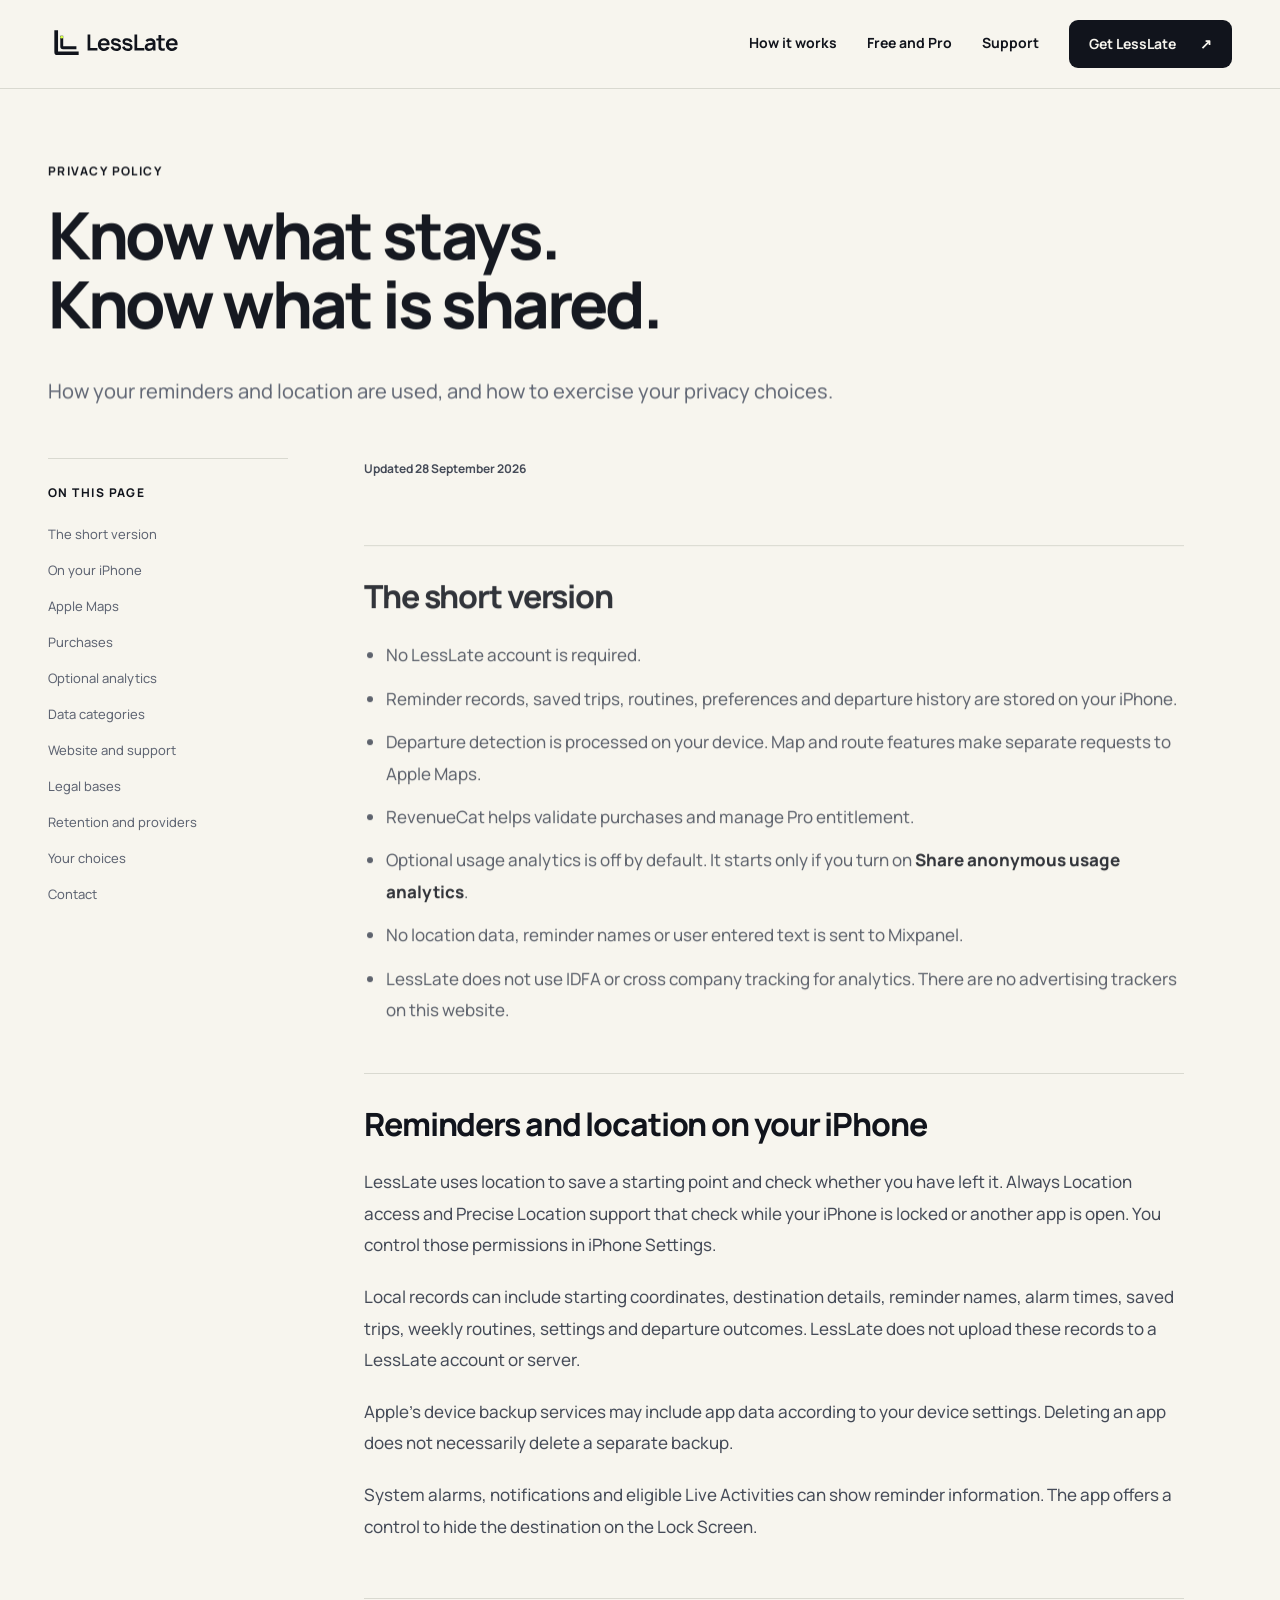
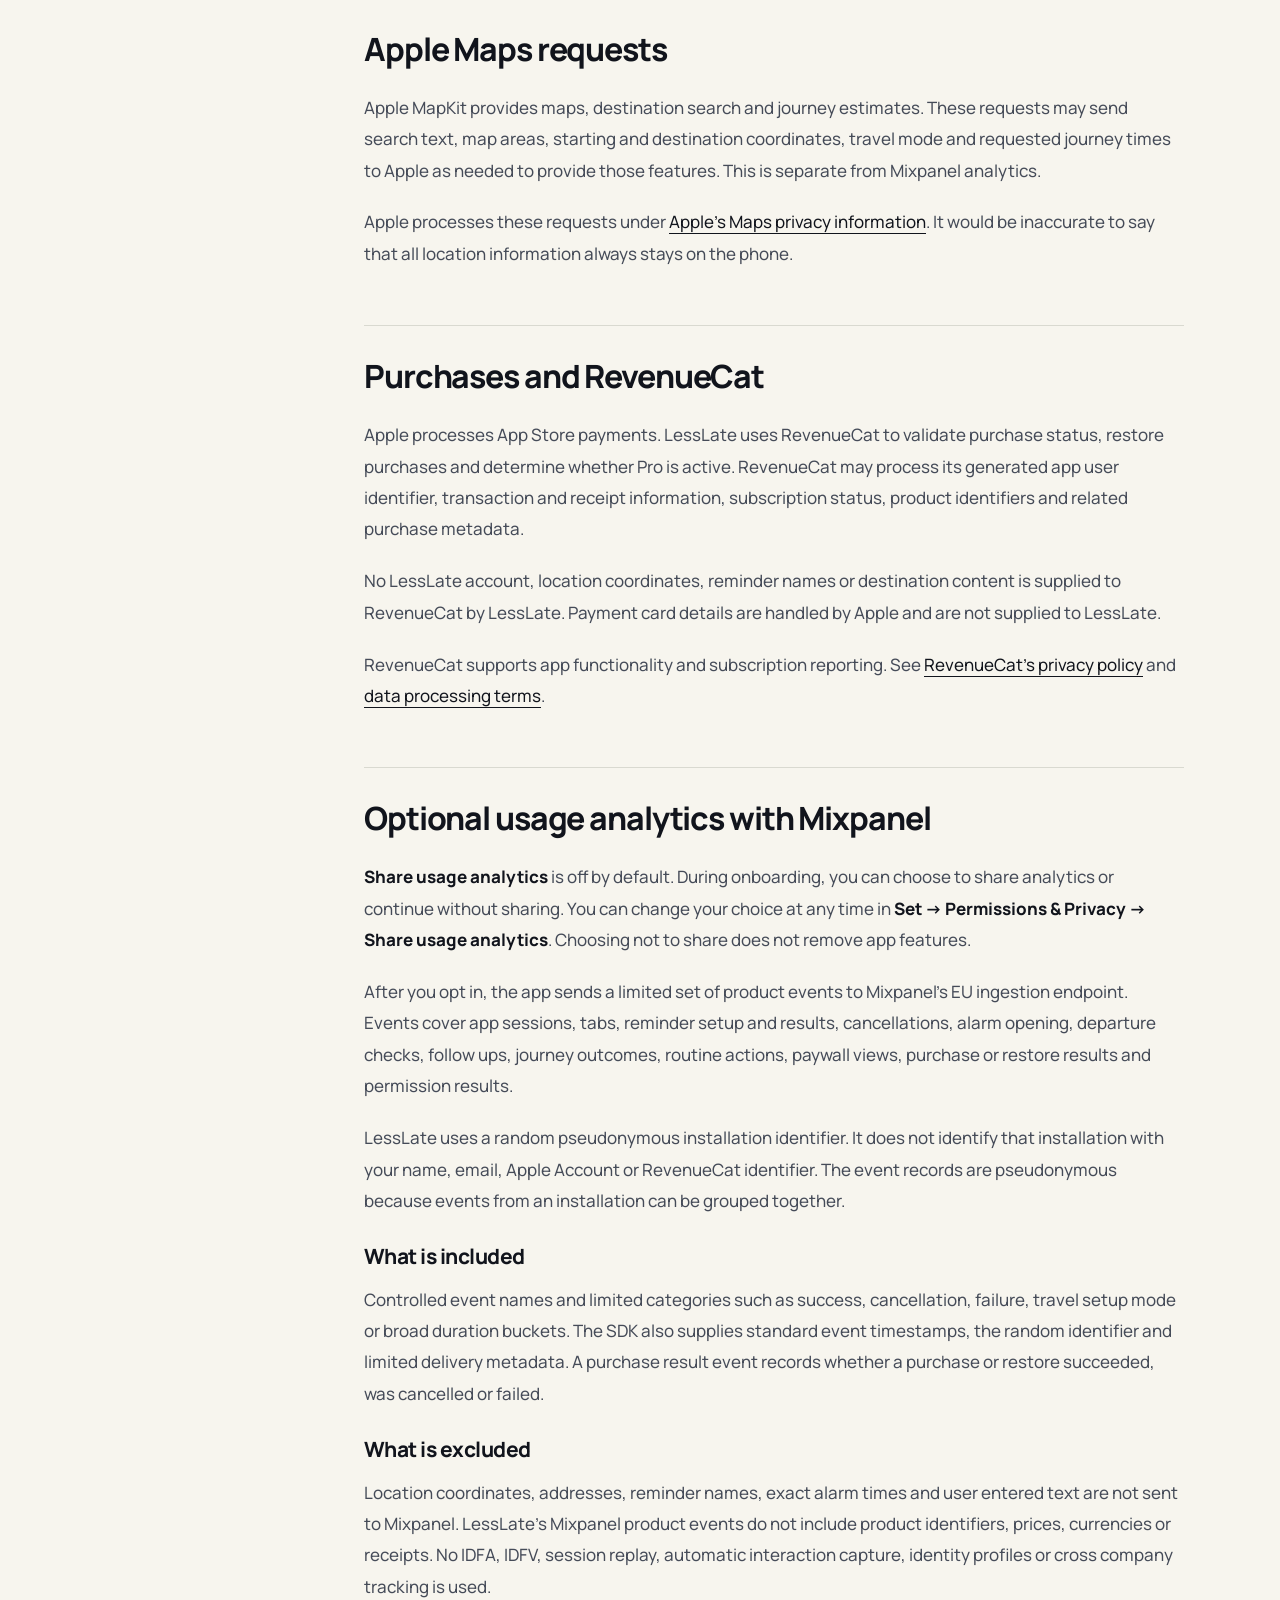
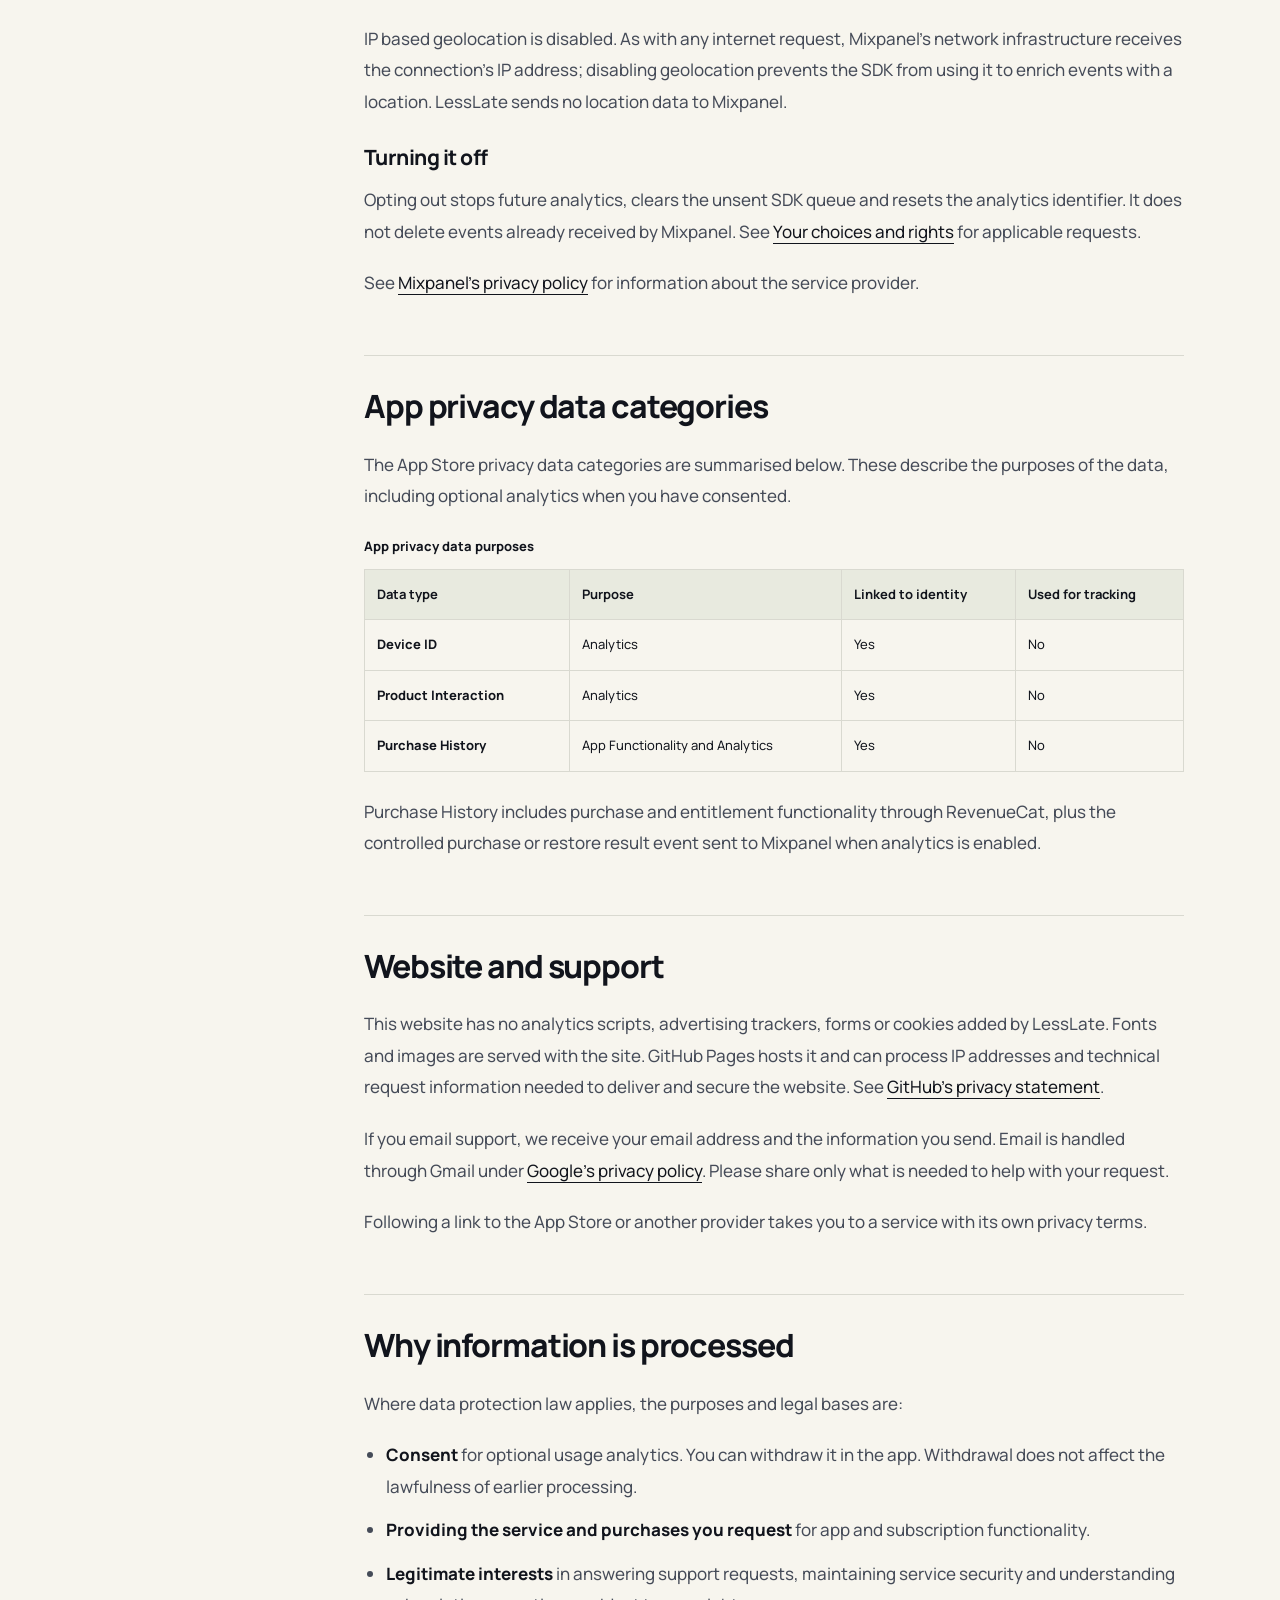
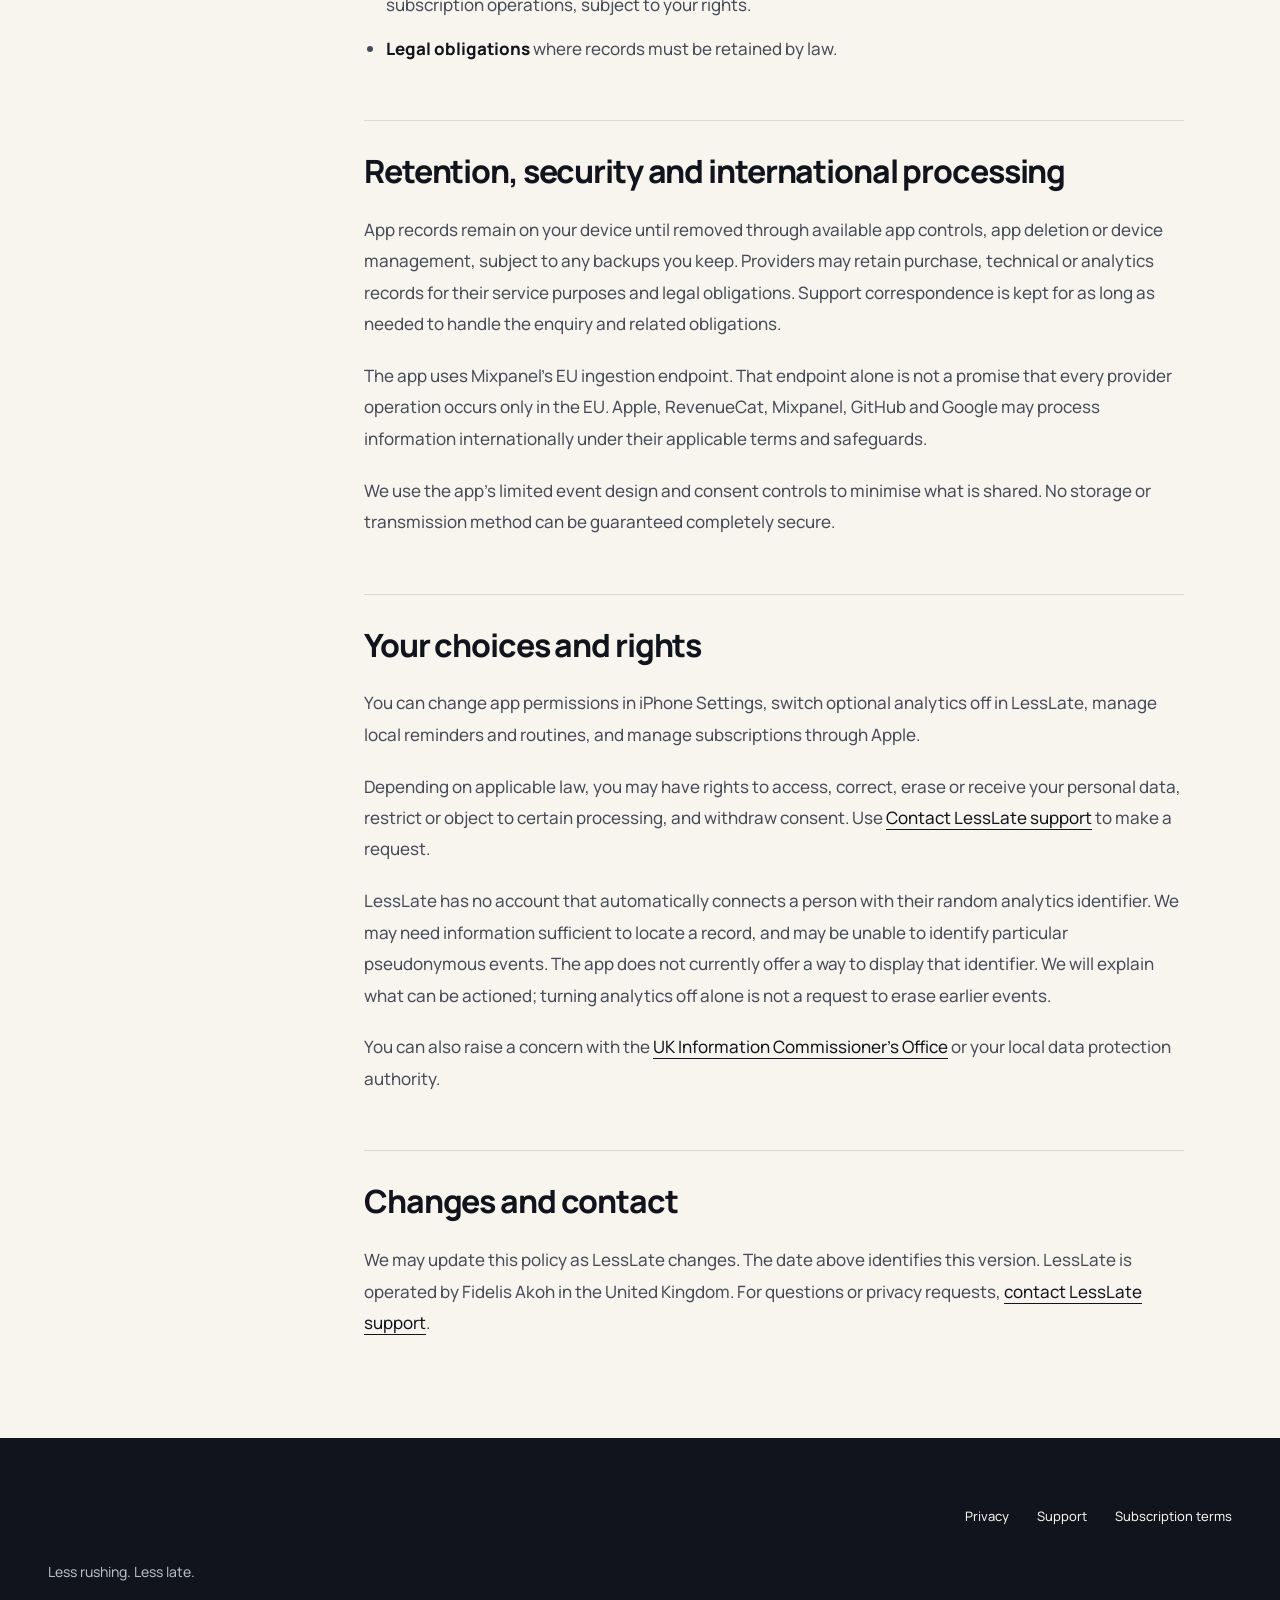
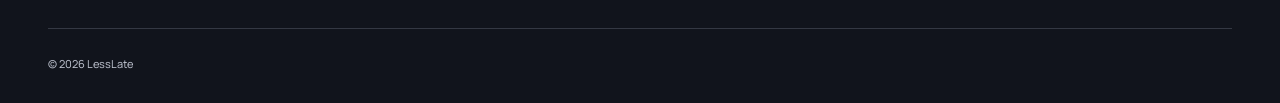
<file: privacy/index.html>
<!DOCTYPE html>
<html lang="en-GB"><head><meta charset="utf-8"><meta name="viewport" content="width=device-width, initial-scale=1"><meta http-equiv="Content-Security-Policy" content="default-src 'self'; base-uri 'none'; connect-src 'self'; font-src 'self'; form-action 'none'; frame-src 'none'; img-src 'self' data:; object-src 'none'; script-src 'self' 'sha256-lAvX88PqjS0zhEcRp7D/qMWbE5rnlq0QtmG8xxKBFk4='; style-src 'self'; upgrade-insecure-requests"><meta name="referrer" content="strict-origin-when-cross-origin"><title>LessLate Privacy Policy | Location and optional analytics</title><meta name="description" content="How LessLate handles on device reminders, Apple Maps, RevenueCat purchases and optional Mixpanel analytics. No location data is sent to Mixpanel."><meta name="robots" content="index, follow, max-image-preview:large"><link rel="canonical" href="https://lesslate.app/privacy/"><meta name="theme-color" content="#11141c"><meta name="apple-itunes-app" content="app-id=6799200806"><link rel="icon" href="/favicon.svg" type="image/svg+xml"><link rel="apple-touch-icon" href="/assets/apple-touch-icon.png"><meta property="og:type" content="website"><meta property="og:site_name" content="LessLate"><meta property="og:locale" content="en_GB"><meta property="og:title" content="LessLate Privacy Policy | Location and optional analytics"><meta property="og:description" content="How LessLate handles on device reminders, Apple Maps, RevenueCat purchases and optional Mixpanel analytics. No location data is sent to Mixpanel."><meta property="og:url" content="https://lesslate.app/privacy/"><meta property="og:image" content="https://lesslate.app/assets/lesslate-social-preview.png"><meta property="og:image:width" content="1200"><meta property="og:image:height" content="630"><meta property="og:image:alt" content="LessLate. Knowing when to leave isn’t the problem. Leaving is."><meta name="twitter:card" content="summary_large_image"><meta name="twitter:title" content="LessLate Privacy Policy | Location and optional analytics"><meta name="twitter:description" content="How LessLate handles on device reminders, Apple Maps, RevenueCat purchases and optional Mixpanel analytics. No location data is sent to Mixpanel."><meta name="twitter:image" content="https://lesslate.app/assets/lesslate-social-preview.png"><meta name="twitter:image:alt" content="LessLate departure reminders for iPhone."><link rel="preload" href="/assets/fonts/manrope-variable.woff2" as="font" type="font/woff2" crossorigin><link rel="stylesheet" href="/styles.css"><noscript><link rel="stylesheet" href="/no-script.css"></noscript><script src="/site.js" defer></script><script type="application/ld+json">{"@context":"https://schema.org","@graph":[{"@type":"WebSite","@id":"https://lesslate.app/#website","url":"https://lesslate.app/","name":"LessLate","inLanguage":"en-GB"},{"@type":"WebPage","@id":"https://lesslate.app/privacy/#webpage","url":"https://lesslate.app/privacy/","name":"LessLate Privacy Policy | Location and optional analytics","description":"How LessLate handles on device reminders, Apple Maps, RevenueCat purchases and optional Mixpanel analytics. No location data is sent to Mixpanel.","inLanguage":"en-GB","isPartOf":{"@id":"https://lesslate.app/#website"},"about":{"@id":"https://lesslate.app/#app"}},{"@type":"BreadcrumbList","itemListElement":[{"@type":"ListItem","position":1,"name":"Home","item":"https://lesslate.app/"},{"@type":"ListItem","position":2,"name":"Privacy policy","item":"https://lesslate.app/privacy/"}]}]}</script></head><body><a class="skip-link" href="#main">Skip to content</a><header class="site-header"><div class="wrap header-inner"><a class="logo" href="/" aria-label="LessLate home"><img src="/assets/brand/lockup-night.svg" alt="LessLate" width="148" height="38"></a><button class="menu-toggle" type="button" aria-expanded="false" aria-controls="site-nav">Menu <span aria-hidden="true">+</span></button><nav id="site-nav" aria-label="Main navigation"><a href="/how-it-works/">How it works</a><a href="/#pro">Free and Pro</a><a href="/support/">Support</a><a class="nav-download" href="https://apps.apple.com/gb/app/lesslate/id6799200806">Get LessLate <span aria-hidden="true">↗</span></a></nav></div></header><main id="main"><section class="document-hero wrap"><p class="eyebrow">Privacy policy</p><h1>Know what stays.<br> Know what is shared.</h1><p class="lede">How your reminders and location are used, and how to exercise your privacy choices.</p></section><div class="wrap document-layout"><aside><nav aria-label="On this page"><p class="eyebrow">On this page</p><a href="#summary">The short version</a><a href="#on-device">On your iPhone</a><a href="#maps">Apple Maps</a><a href="#purchases">Purchases</a><a href="#analytics">Optional analytics</a><a href="#data-categories">Data categories</a><a href="#website">Website and support</a><a href="#basis">Legal bases</a><a href="#retention">Retention and providers</a><a href="#your-choices">Your choices</a><a href="#changes">Contact</a></nav></aside><div class="document-body"><p class="updated">Updated 28 September 2026</p><section id="summary"><h2>The short version</h2><ul><li>No LessLate account is required.</li><li>Reminder records, saved trips, routines, preferences and departure history are stored on your iPhone.</li><li>Departure detection is processed on your device. Map and route features make separate requests to Apple Maps.</li><li>RevenueCat helps validate purchases and manage Pro entitlement.</li><li>Optional usage analytics is off by default. It starts only if you turn on <strong>Share anonymous usage analytics</strong>.</li><li>No location data, reminder names or user entered text is sent to Mixpanel.</li><li>LessLate does not use IDFA or cross company tracking for analytics. There are no advertising trackers on this website.</li></ul></section><section id="on-device"><h2>Reminders and location on your iPhone</h2><p>LessLate uses location to save a starting point and check whether you have left it. Always Location access and Precise Location support that check while your iPhone is locked or another app is open. You control those permissions in iPhone Settings.</p><p>Local records can include starting coordinates, destination details, reminder names, alarm times, saved trips, weekly routines, settings and departure outcomes. LessLate does not upload these records to a LessLate account or server.</p><p>Apple’s device backup services may include app data according to your device settings. Deleting an app does not necessarily delete a separate backup.</p><p>System alarms, notifications and eligible Live Activities can show reminder information. The app offers a control to hide the destination on the Lock Screen.</p></section><section id="maps"><h2>Apple Maps requests</h2><p>Apple MapKit provides maps, destination search and journey estimates. These requests may send search text, map areas, starting and destination coordinates, travel mode and requested journey times to Apple as needed to provide those features. This is separate from Mixpanel analytics.</p><p>Apple processes these requests under <a href="https://www.apple.com/legal/privacy/data/en/apple-maps/">Apple’s Maps privacy information</a>. It would be inaccurate to say that all location information always stays on the phone.</p></section><section id="purchases"><h2>Purchases and RevenueCat</h2><p>Apple processes App Store payments. LessLate uses RevenueCat to validate purchase status, restore purchases and determine whether Pro is active. RevenueCat may process its generated app user identifier, transaction and receipt information, subscription status, product identifiers and related purchase metadata.</p><p>No LessLate account, location coordinates, reminder names or destination content is supplied to RevenueCat by LessLate. Payment card details are handled by Apple and are not supplied to LessLate.</p><p>RevenueCat supports app functionality and subscription reporting. See <a href="https://www.revenuecat.com/privacy">RevenueCat’s privacy policy</a> and <a href="https://www.revenuecat.com/dpa">data processing terms</a>.</p></section><section id="analytics"><h2>Optional usage analytics with Mixpanel</h2><p><strong>Share usage analytics</strong> is off by default. During onboarding, you can choose to share analytics or continue without sharing. You can change your choice at any time in <strong>Set → Permissions &amp; Privacy → Share usage analytics</strong>. Choosing not to share does not remove app features.</p><p>After you opt in, the app sends a limited set of product events to Mixpanel’s EU ingestion endpoint. Events cover app sessions, tabs, reminder setup and results, cancellations, alarm opening, departure checks, follow ups, journey outcomes, routine actions, paywall views, purchase or restore results and permission results.</p><p>LessLate uses a random pseudonymous installation identifier. It does not identify that installation with your name, email, Apple Account or RevenueCat identifier. The event records are pseudonymous because events from an installation can be grouped together.</p><h3>What is included</h3><p>Controlled event names and limited categories such as success, cancellation, failure, travel setup mode or broad duration buckets. The SDK also supplies standard event timestamps, the random identifier and limited delivery metadata. A purchase result event records whether a purchase or restore succeeded, was cancelled or failed.</p><h3>What is excluded</h3><p>Location coordinates, addresses, reminder names, exact alarm times and user entered text are not sent to Mixpanel. LessLate’s Mixpanel product events do not include product identifiers, prices, currencies or receipts. No IDFA, IDFV, session replay, automatic interaction capture, identity profiles or cross company tracking is used.</p><p>IP based geolocation is disabled. As with any internet request, Mixpanel’s network infrastructure receives the connection’s IP address; disabling geolocation prevents the SDK from using it to enrich events with a location. LessLate sends no location data to Mixpanel.</p><h3>Turning it off</h3><p>Opting out stops future analytics, clears the unsent SDK queue and resets the analytics identifier. It does not delete events already received by Mixpanel. See <a href="#your-choices">Your choices and rights</a> for applicable requests.</p><p>See <a href="https://mixpanel.com/legal/privacy-policy/">Mixpanel’s privacy policy</a> for information about the service provider.</p></section><section id="data-categories"><h2>App privacy data categories</h2><p>The App Store privacy data categories are summarised below. These describe the purposes of the data, including optional analytics when you have consented.</p><div class="table-scroll" role="region" aria-label="Privacy data categories" tabindex="0"><table><caption>App privacy data purposes</caption><thead><tr><th scope="col">Data type</th><th scope="col">Purpose</th><th scope="col">Linked to identity</th><th scope="col">Used for tracking</th></tr></thead><tbody><tr><th scope="row">Device ID</th><td>Analytics</td><td>Yes</td><td>No</td></tr><tr><th scope="row">Product Interaction</th><td>Analytics</td><td>Yes</td><td>No</td></tr><tr><th scope="row">Purchase History</th><td>App Functionality and Analytics</td><td>Yes</td><td>No</td></tr></tbody></table></div><p>Purchase History includes purchase and entitlement functionality through RevenueCat, plus the controlled purchase or restore result event sent to Mixpanel when analytics is enabled.</p></section><section id="website"><h2>Website and support</h2><p>This website has no analytics scripts, advertising trackers, forms or cookies added by LessLate. Fonts and images are served with the site. GitHub Pages hosts it and can process IP addresses and technical request information needed to deliver and secure the website. See <a href="https://docs.github.com/en/site-policy/privacy-policies/github-general-privacy-statement">GitHub’s privacy statement</a>.</p><p>If you email support, we receive your email address and the information you send. Email is handled through Gmail under <a href="https://policies.google.com/privacy">Google’s privacy policy</a>. Please share only what is needed to help with your request.</p><p>Following a link to the App Store or another provider takes you to a service with its own privacy terms.</p></section><section id="basis"><h2>Why information is processed</h2><p>Where data protection law applies, the purposes and legal bases are:</p><ul><li><strong>Consent</strong> for optional usage analytics. You can withdraw it in the app. Withdrawal does not affect the lawfulness of earlier processing.</li><li><strong>Providing the service and purchases you request</strong> for app and subscription functionality.</li><li><strong>Legitimate interests</strong> in answering support requests, maintaining service security and understanding subscription operations, subject to your rights.</li><li><strong>Legal obligations</strong> where records must be retained by law.</li></ul></section><section id="retention"><h2>Retention, security and international processing</h2><p>App records remain on your device until removed through available app controls, app deletion or device management, subject to any backups you keep. Providers may retain purchase, technical or analytics records for their service purposes and legal obligations. Support correspondence is kept for as long as needed to handle the enquiry and related obligations.</p><p>The app uses Mixpanel’s EU ingestion endpoint. That endpoint alone is not a promise that every provider operation occurs only in the EU. Apple, RevenueCat, Mixpanel, GitHub and Google may process information internationally under their applicable terms and safeguards.</p><p>We use the app’s limited event design and consent controls to minimise what is shared. No storage or transmission method can be guaranteed completely secure.</p></section><section id="your-choices"><h2>Your choices and rights</h2><p>You can change app permissions in iPhone Settings, switch optional analytics off in LessLate, manage local reminders and routines, and manage subscriptions through Apple.</p><p>Depending on applicable law, you may have rights to access, correct, erase or receive your personal data, restrict or object to certain processing, and withdraw consent. Use <a href="/support/#contact">Contact LessLate support</a> to make a request.</p><p>LessLate has no account that automatically connects a person with their random analytics identifier. We may need information sufficient to locate a record, and may be unable to identify particular pseudonymous events. The app does not currently offer a way to display that identifier. We will explain what can be actioned; turning analytics off alone is not a request to erase earlier events.</p><p>You can also raise a concern with the <a href="https://ico.org.uk/make-a-complaint/">UK Information Commissioner’s Office</a> or your local data protection authority.</p></section><section id="changes"><h2>Changes and contact</h2><p>We may update this policy as LessLate changes. The date above identifies this version. LessLate is operated by Fidelis Akoh in the United Kingdom. For questions or privacy requests, <a href="/support/#contact">contact LessLate support</a>.</p></section></div></div></main><footer class="site-footer"><div class="wrap footer-top"><div><a class="logo" href="/" aria-label="LessLate home"><img src="/assets/brand/lockup-reverse.svg" alt="LessLate" width="148" height="38" loading="lazy"></a><p>Less rushing. Less late.</p></div><nav aria-label="Footer"><a href="/privacy/">Privacy</a><a href="/support/">Support</a><a href="/subscriptions/">Subscription terms</a></nav></div><div class="wrap footer-bottom"><p>© 2026 LessLate</p></div></footer></body></html>
</file>
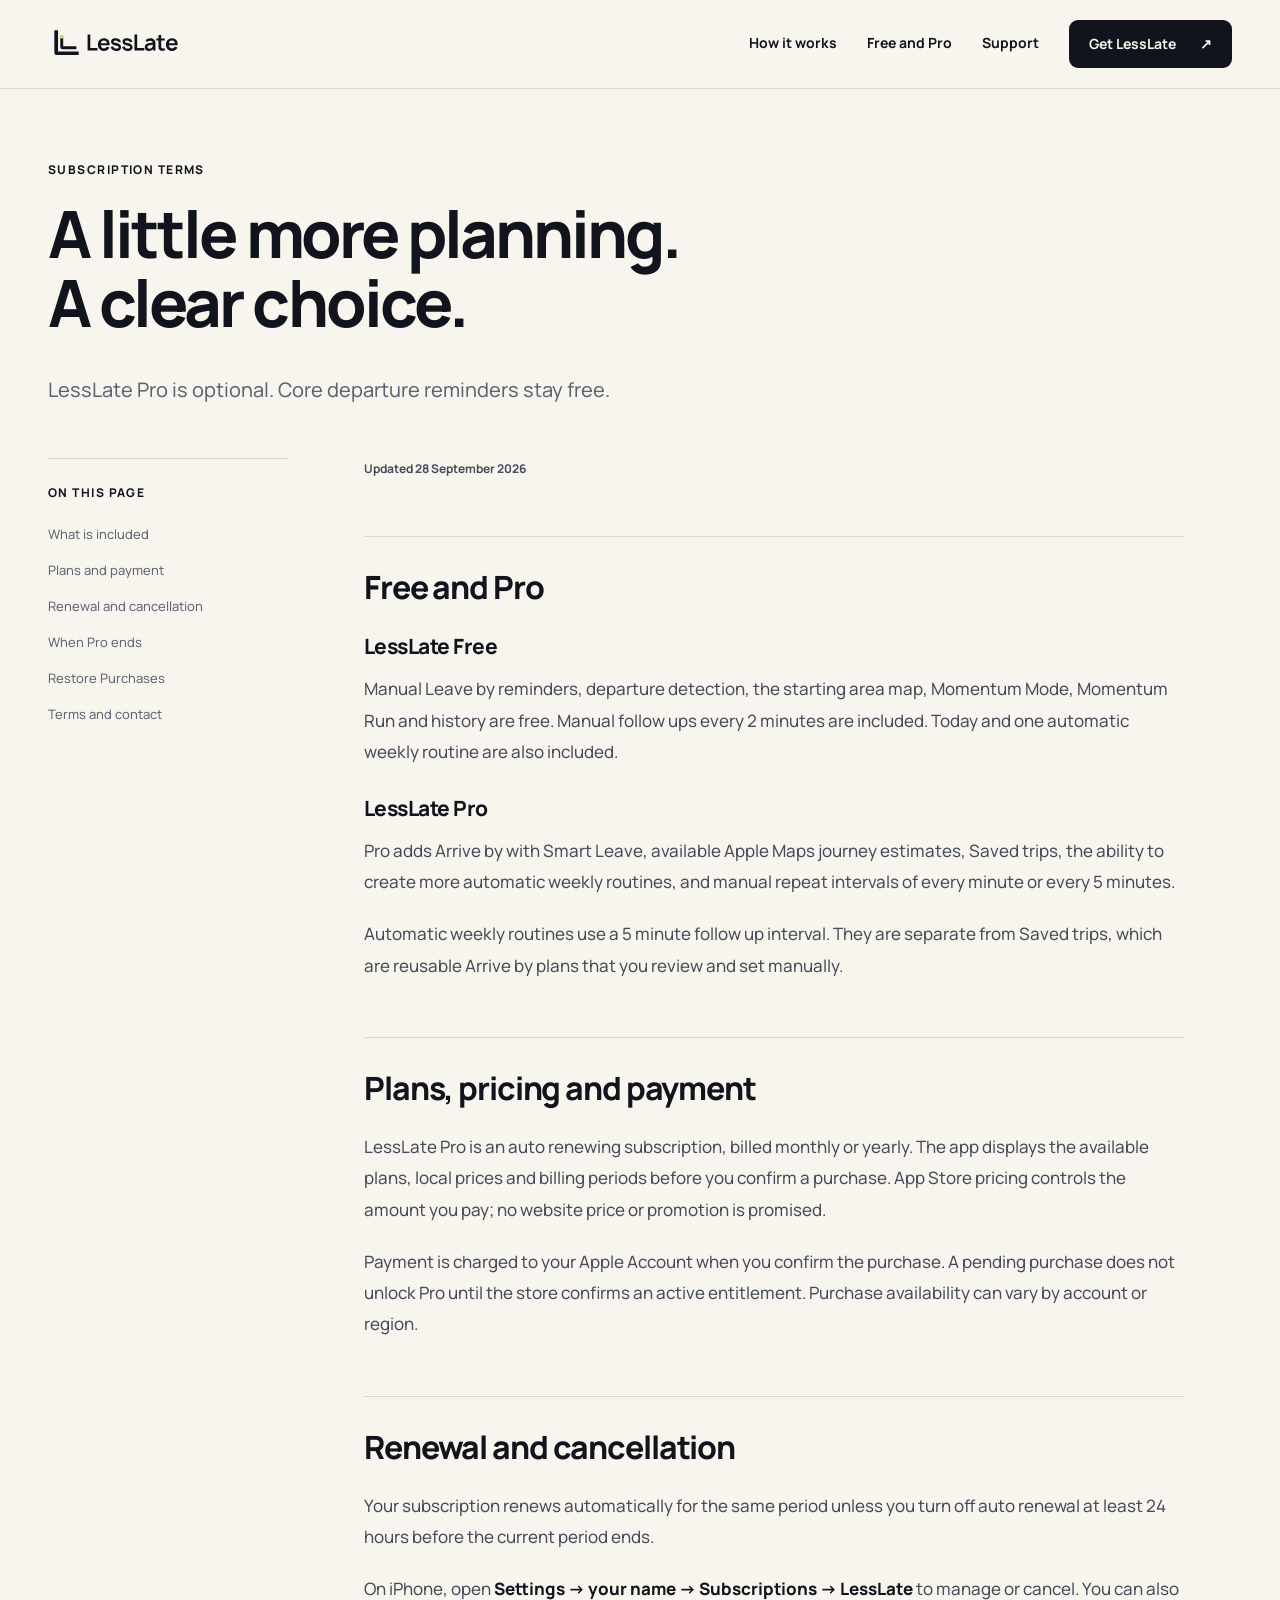
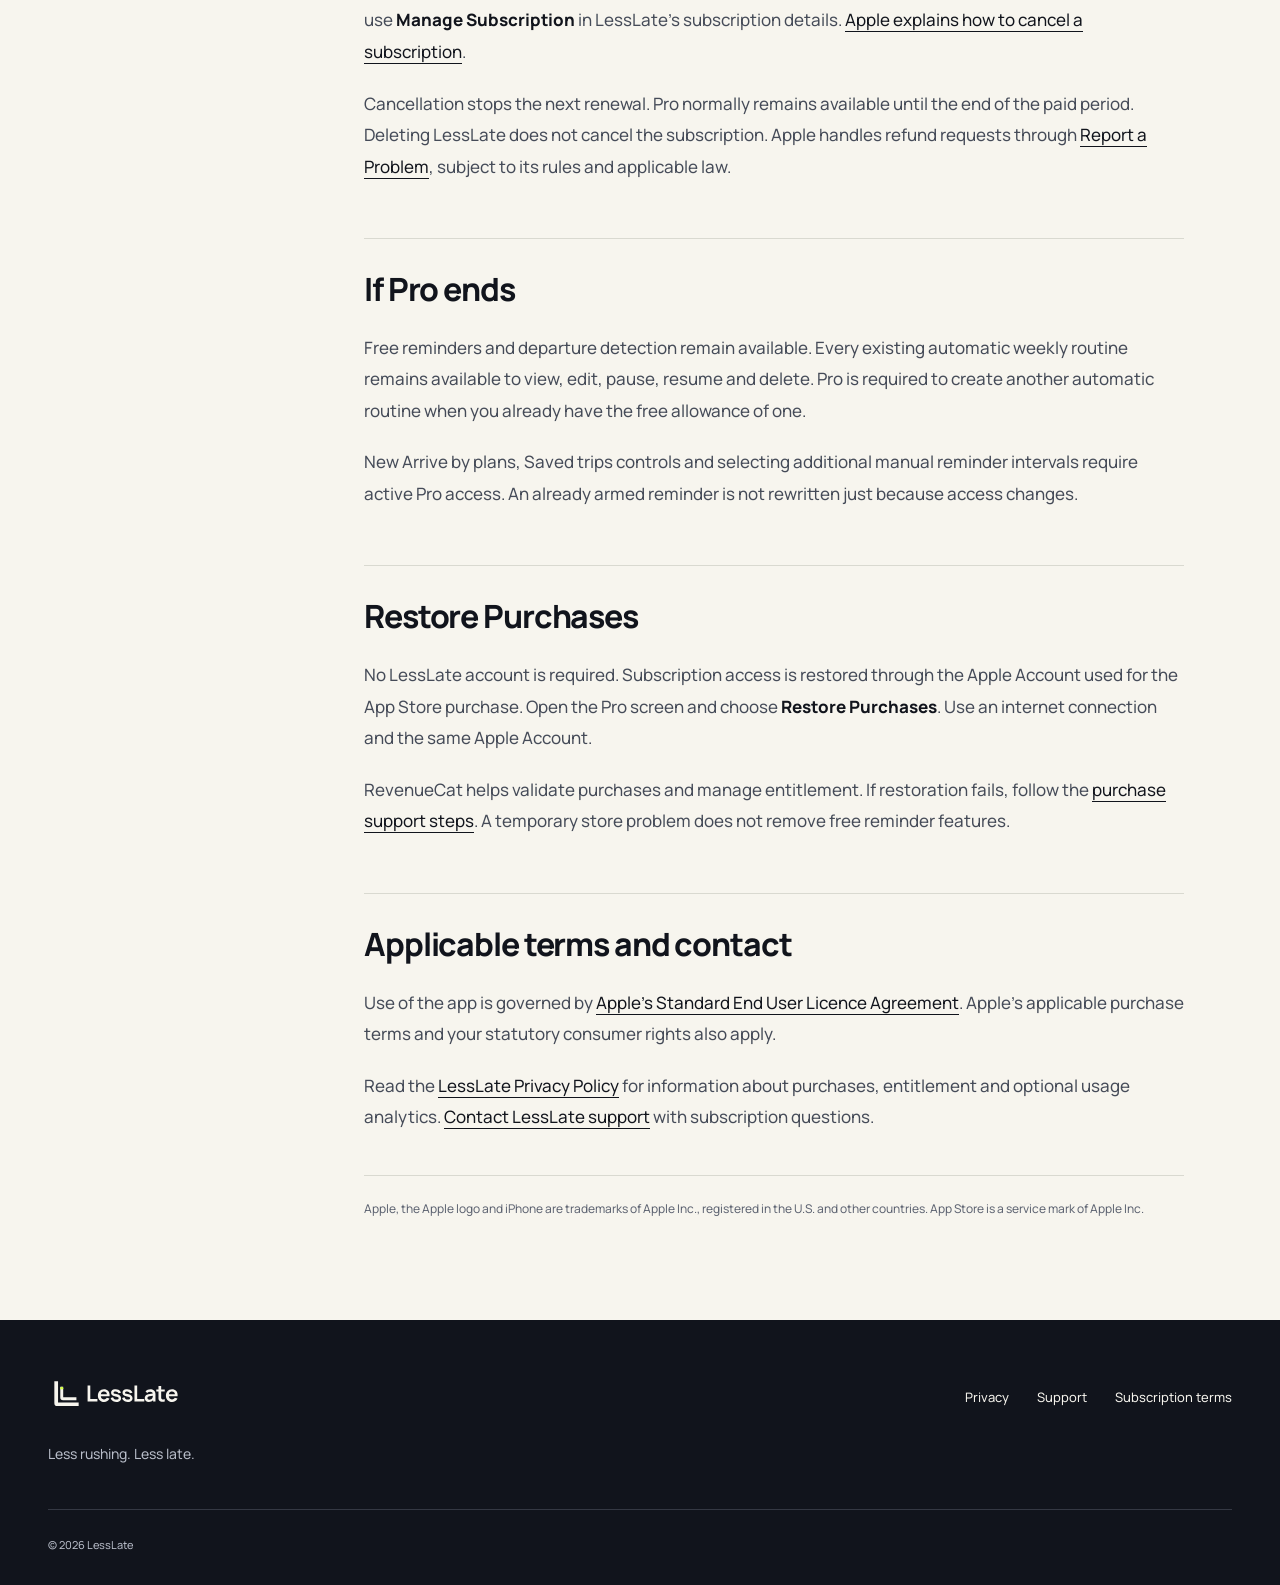
<file: subscriptions/index.html>
<!DOCTYPE html>
<html lang="en-GB"><head><meta charset="utf-8"><meta name="viewport" content="width=device-width, initial-scale=1"><meta http-equiv="Content-Security-Policy" content="default-src 'self'; base-uri 'none'; connect-src 'self'; font-src 'self'; form-action 'none'; frame-src 'none'; img-src 'self' data:; object-src 'none'; script-src 'self' 'sha256-dsMVxeC2tdGFJTPTnxVfZvk/Hs9am8edh0cp5LAoJuA='; style-src 'self'; upgrade-insecure-requests"><meta name="referrer" content="strict-origin-when-cross-origin"><title>LessLate Pro | Subscription terms and restoration</title><meta name="description" content="Understand LessLate Free and Pro, App Store billing, renewal, cancellation and Restore Purchases. Includes the weekly routine policy."><meta name="robots" content="index, follow, max-image-preview:large"><link rel="canonical" href="https://lesslate.app/subscriptions/"><meta name="theme-color" content="#11141c"><meta name="apple-itunes-app" content="app-id=6799200806"><link rel="icon" href="/favicon.svg" type="image/svg+xml"><link rel="apple-touch-icon" href="/assets/apple-touch-icon.png"><meta property="og:type" content="website"><meta property="og:site_name" content="LessLate"><meta property="og:locale" content="en_GB"><meta property="og:title" content="LessLate Pro | Subscription terms and restoration"><meta property="og:description" content="Understand LessLate Free and Pro, App Store billing, renewal, cancellation and Restore Purchases. Includes the weekly routine policy."><meta property="og:url" content="https://lesslate.app/subscriptions/"><meta property="og:image" content="https://lesslate.app/assets/lesslate-social-preview.png"><meta property="og:image:width" content="1200"><meta property="og:image:height" content="630"><meta property="og:image:alt" content="LessLate. Knowing when to leave isn’t the problem. Leaving is."><meta name="twitter:card" content="summary_large_image"><meta name="twitter:title" content="LessLate Pro | Subscription terms and restoration"><meta name="twitter:description" content="Understand LessLate Free and Pro, App Store billing, renewal, cancellation and Restore Purchases. Includes the weekly routine policy."><meta name="twitter:image" content="https://lesslate.app/assets/lesslate-social-preview.png"><meta name="twitter:image:alt" content="LessLate departure reminders for iPhone."><link rel="preload" href="/assets/fonts/manrope-variable.woff2" as="font" type="font/woff2" crossorigin><link rel="stylesheet" href="/styles.css"><noscript><link rel="stylesheet" href="/no-script.css"></noscript><script src="/site.js" defer></script><script type="application/ld+json">{"@context":"https://schema.org","@graph":[{"@type":"WebSite","@id":"https://lesslate.app/#website","url":"https://lesslate.app/","name":"LessLate","inLanguage":"en-GB"},{"@type":"WebPage","@id":"https://lesslate.app/subscriptions/#webpage","url":"https://lesslate.app/subscriptions/","name":"LessLate Pro | Subscription terms and restoration","description":"Understand LessLate Free and Pro, App Store billing, renewal, cancellation and Restore Purchases. Includes the weekly routine policy.","inLanguage":"en-GB","isPartOf":{"@id":"https://lesslate.app/#website"},"about":{"@id":"https://lesslate.app/#app"}},{"@type":"BreadcrumbList","itemListElement":[{"@type":"ListItem","position":1,"name":"Home","item":"https://lesslate.app/"},{"@type":"ListItem","position":2,"name":"Subscription terms","item":"https://lesslate.app/subscriptions/"}]}]}</script></head><body><a class="skip-link" href="#main">Skip to content</a><header class="site-header"><div class="wrap header-inner"><a class="logo" href="/" aria-label="LessLate home"><img src="/assets/brand/lockup-night.svg" alt="LessLate" width="148" height="38"></a><button class="menu-toggle" type="button" aria-expanded="false" aria-controls="site-nav">Menu <span aria-hidden="true">+</span></button><nav id="site-nav" aria-label="Main navigation"><a href="/how-it-works/">How it works</a><a href="/#pro">Free and Pro</a><a href="/support/">Support</a><a class="nav-download" href="https://apps.apple.com/gb/app/lesslate/id6799200806">Get LessLate <span aria-hidden="true">↗</span></a></nav></div></header><main id="main"><section class="document-hero wrap"><p class="eyebrow">Subscription terms</p><h1>A little more planning.<br> A clear choice.</h1><p class="lede">LessLate Pro is optional. Core departure reminders stay free.</p></section><div class="wrap document-layout"><aside><nav aria-label="On this page"><p class="eyebrow">On this page</p><a href="#included">What is included</a><a href="#billing">Plans and payment</a><a href="#renewal">Renewal and cancellation</a><a href="#after-pro">When Pro ends</a><a href="#restore">Restore Purchases</a><a href="#terms">Terms and contact</a></nav></aside><div class="document-body"><p class="updated">Updated 28 September 2026</p><section id="included"><h2>Free and Pro</h2><h3>LessLate Free</h3><p>Manual Leave by reminders, departure detection, the starting area map, Momentum Mode, Momentum Run and history are free. Manual follow ups every 2 minutes are included. Today and one automatic weekly routine are also included.</p><h3>LessLate Pro</h3><p>Pro adds Arrive by with Smart Leave, available Apple Maps journey estimates, Saved trips, the ability to create more automatic weekly routines, and manual repeat intervals of every minute or every 5 minutes.</p><p>Automatic weekly routines use a 5 minute follow up interval. They are separate from Saved trips, which are reusable Arrive by plans that you review and set manually.</p></section><section id="billing"><h2>Plans, pricing and payment</h2><p>LessLate Pro is an auto renewing subscription, billed monthly or yearly. The app displays the available plans, local prices and billing periods before you confirm a purchase. App Store pricing controls the amount you pay; no website price or promotion is promised.</p><p>Payment is charged to your Apple Account when you confirm the purchase. A pending purchase does not unlock Pro until the store confirms an active entitlement. Purchase availability can vary by account or region.</p></section><section id="renewal"><h2>Renewal and cancellation</h2><p>Your subscription renews automatically for the same period unless you turn off auto renewal at least 24 hours before the current period ends.</p><p>On iPhone, open <strong>Settings → your name → Subscriptions → LessLate</strong> to manage or cancel. You can also use <strong>Manage Subscription</strong> in LessLate’s subscription details. <a href="https://support.apple.com/en-gb/118428">Apple explains how to cancel a subscription</a>.</p><p>Cancellation stops the next renewal. Pro normally remains available until the end of the paid period. Deleting LessLate does not cancel the subscription. Apple handles refund requests through <a href="https://reportaproblem.apple.com/">Report a Problem</a>, subject to its rules and applicable law.</p></section><section id="after-pro"><h2>If Pro ends</h2><p>Free reminders and departure detection remain available. Every existing automatic weekly routine remains available to view, edit, pause, resume and delete. Pro is required to create another automatic routine when you already have the free allowance of one.</p><p>New Arrive by plans, Saved trips controls and selecting additional manual reminder intervals require active Pro access. An already armed reminder is not rewritten just because access changes.</p></section><section id="restore"><h2>Restore Purchases</h2><p>No LessLate account is required. Subscription access is restored through the Apple Account used for the App Store purchase. Open the Pro screen and choose <strong>Restore Purchases</strong>. Use an internet connection and the same Apple Account.</p><p>RevenueCat helps validate purchases and manage entitlement. If restoration fails, follow the <a href="/support/#purchases">purchase support steps</a>. A temporary store problem does not remove free reminder features.</p></section><section id="terms"><h2>Applicable terms and contact</h2><p>Use of the app is governed by <a href="https://www.apple.com/legal/internet-services/itunes/dev/stdeula/">Apple’s Standard End User Licence Agreement</a>. Apple’s applicable purchase terms and your statutory consumer rights also apply.</p><p>Read the <a href="/privacy/">LessLate Privacy Policy</a> for information about purchases, entitlement and optional usage analytics. <a href="/support/#contact">Contact LessLate support</a> with subscription questions.</p><p class="legal-credit">Apple, the Apple logo and iPhone are trademarks of Apple Inc., registered in the U.S. and other countries. App Store is a service mark of Apple Inc.</p></section></div></div></main><footer class="site-footer"><div class="wrap footer-top"><div><a class="logo" href="/" aria-label="LessLate home"><img src="/assets/brand/lockup-reverse.svg" alt="LessLate" width="148" height="38" loading="lazy"></a><p>Less rushing. Less late.</p></div><nav aria-label="Footer"><a href="/privacy/">Privacy</a><a href="/support/">Support</a><a href="/subscriptions/">Subscription terms</a></nav></div><div class="wrap footer-bottom"><p>© 2026 LessLate</p></div></footer></body></html>
</file>
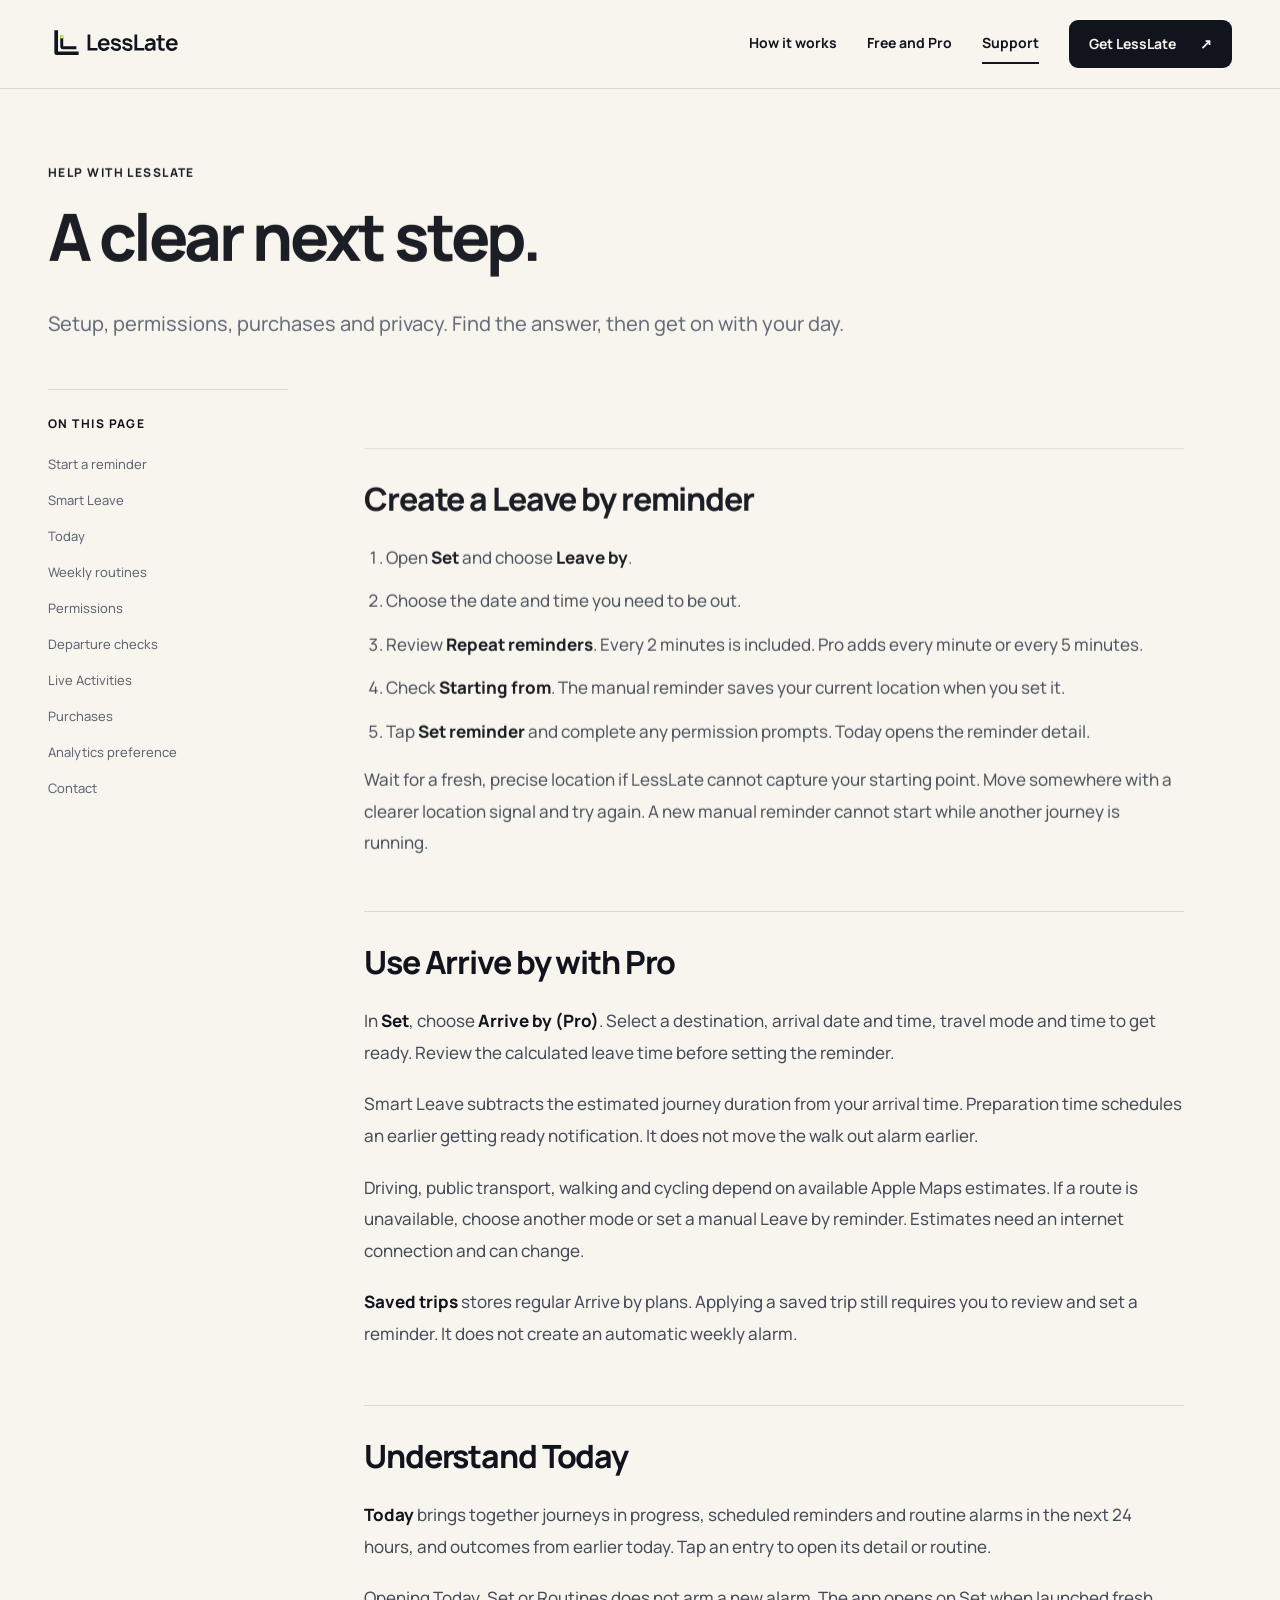
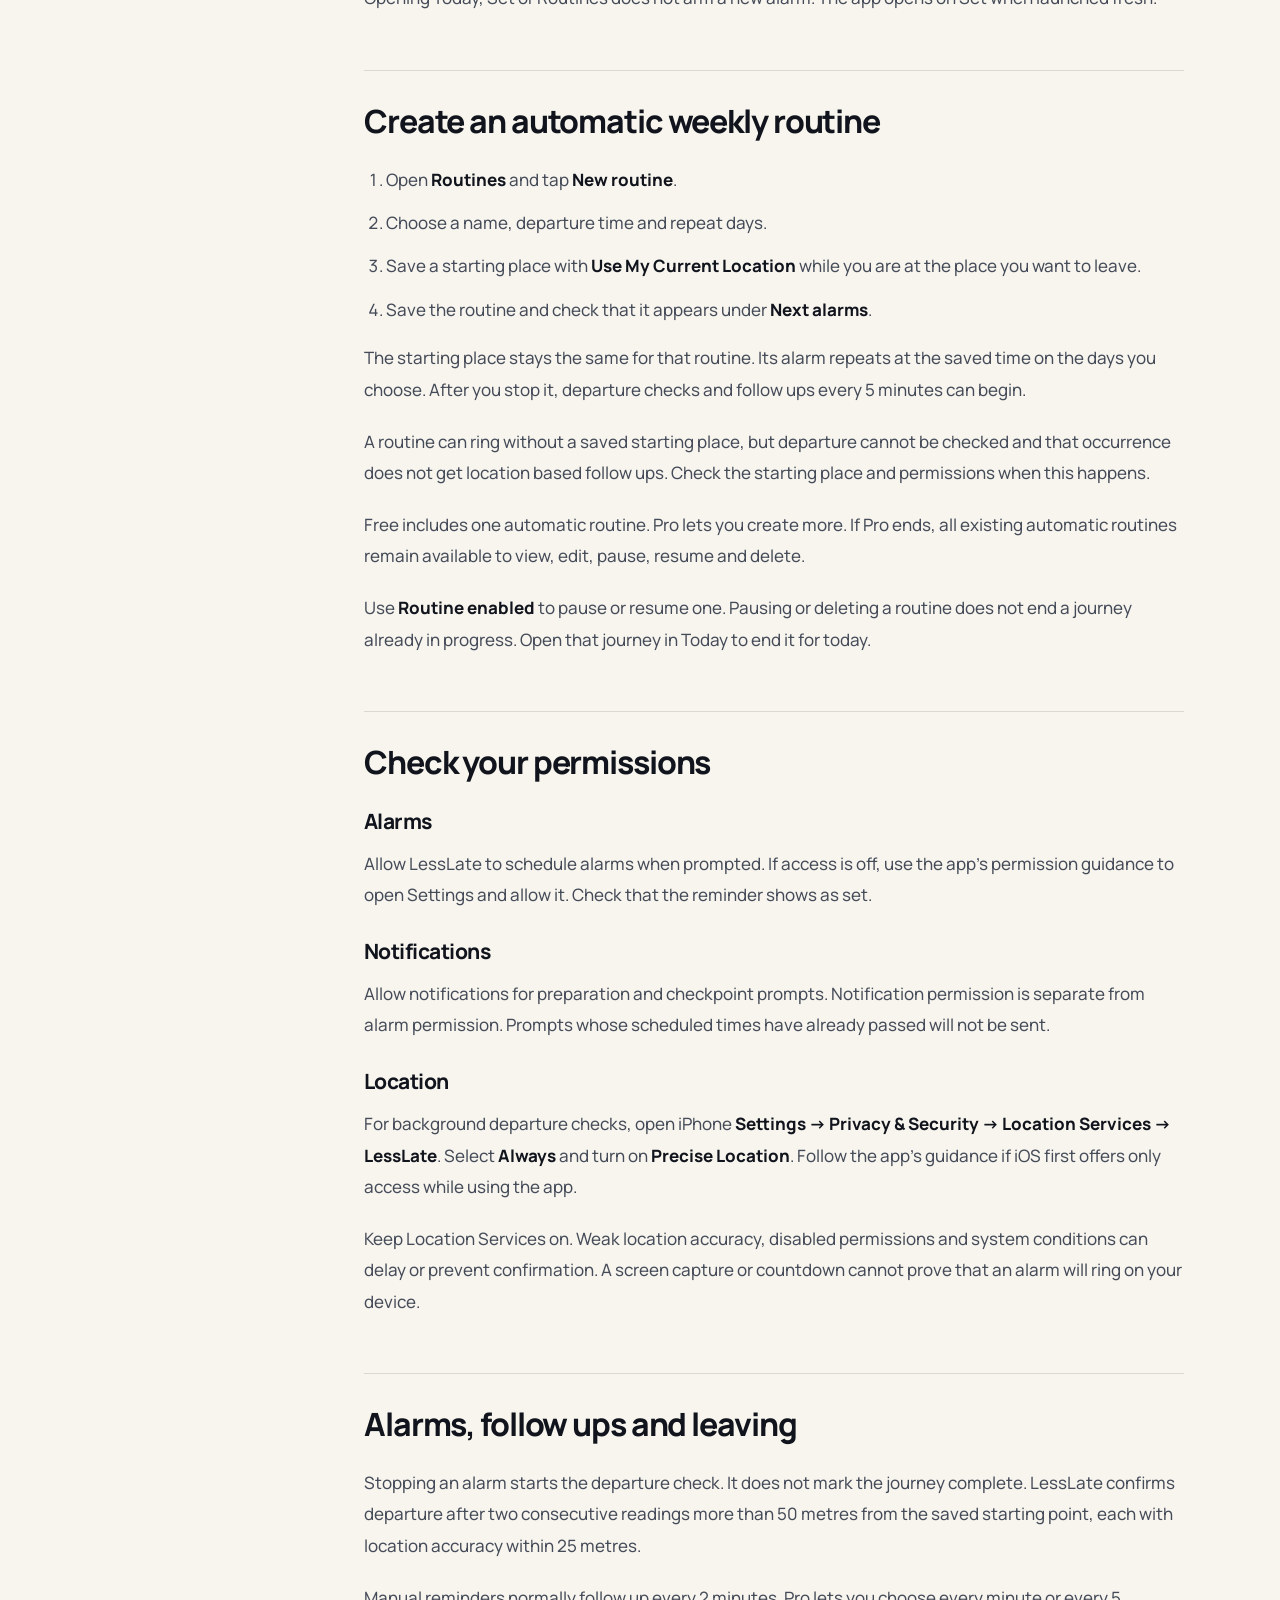
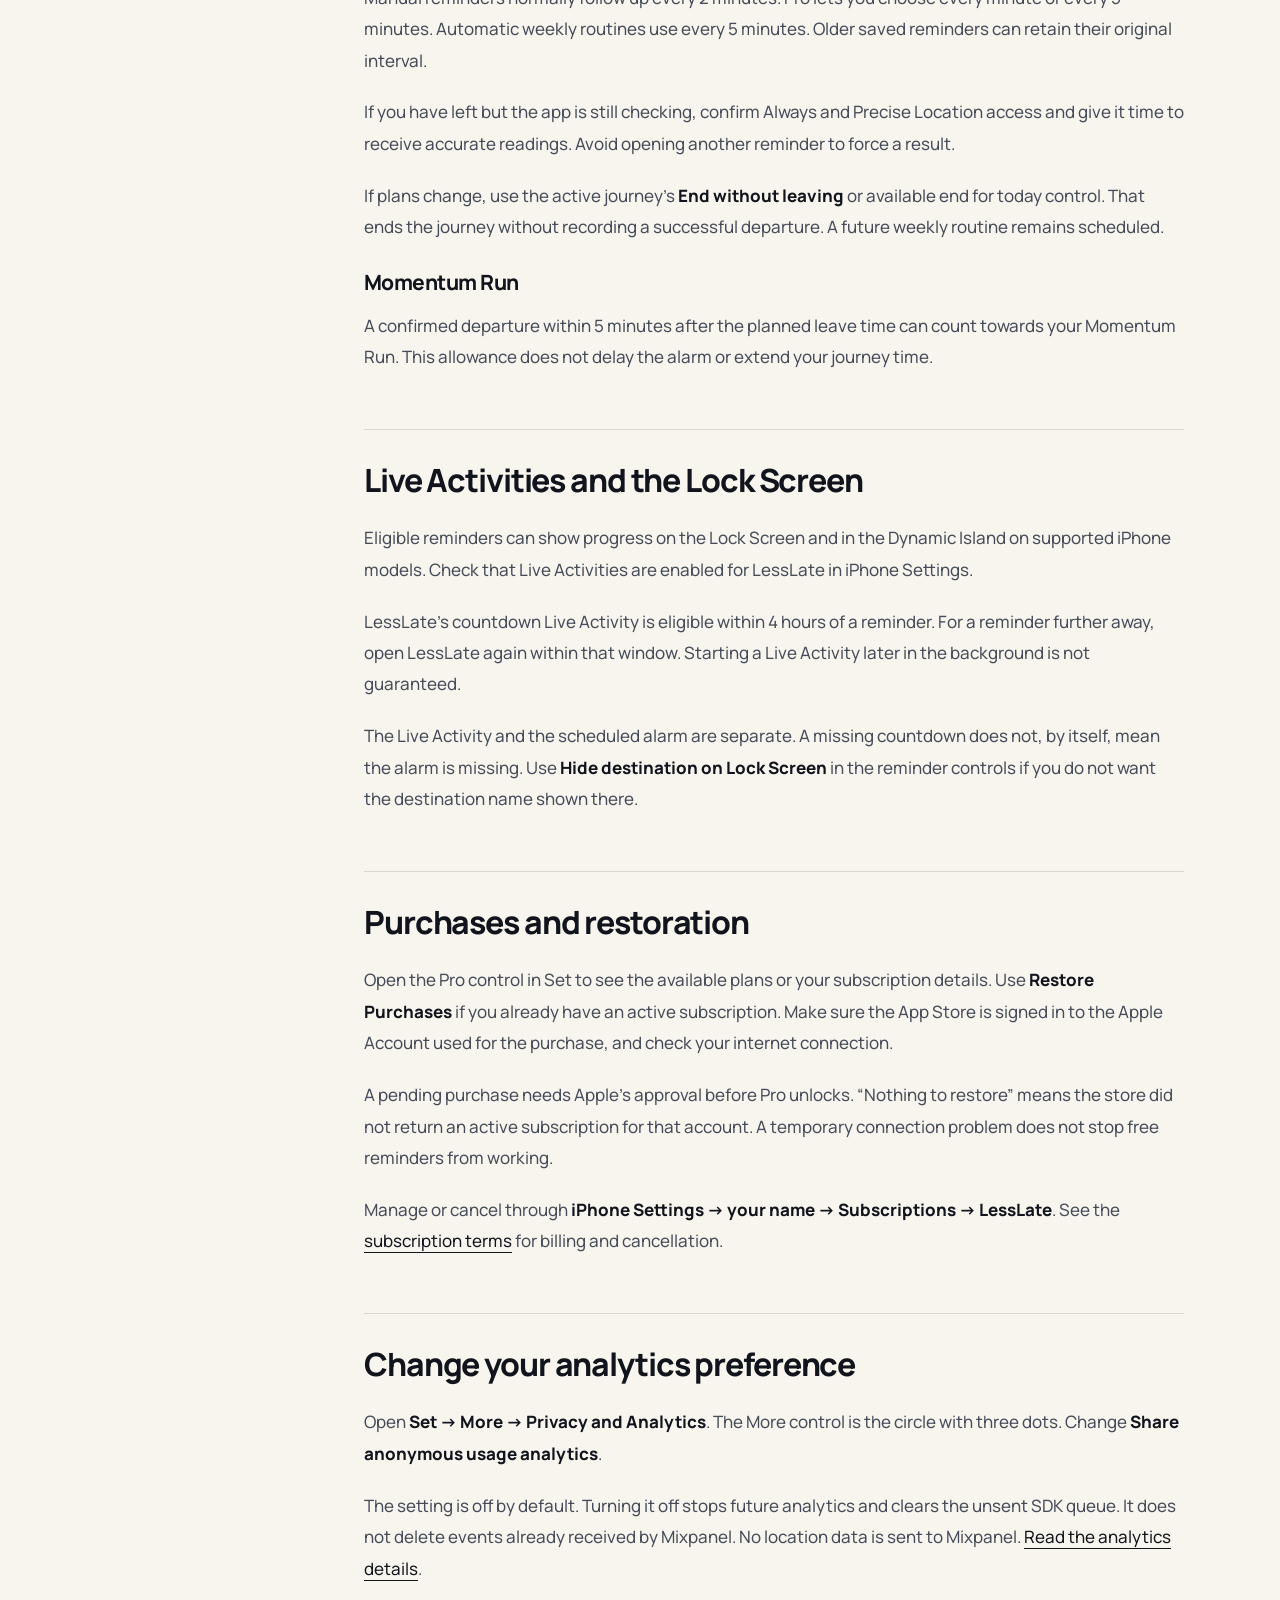
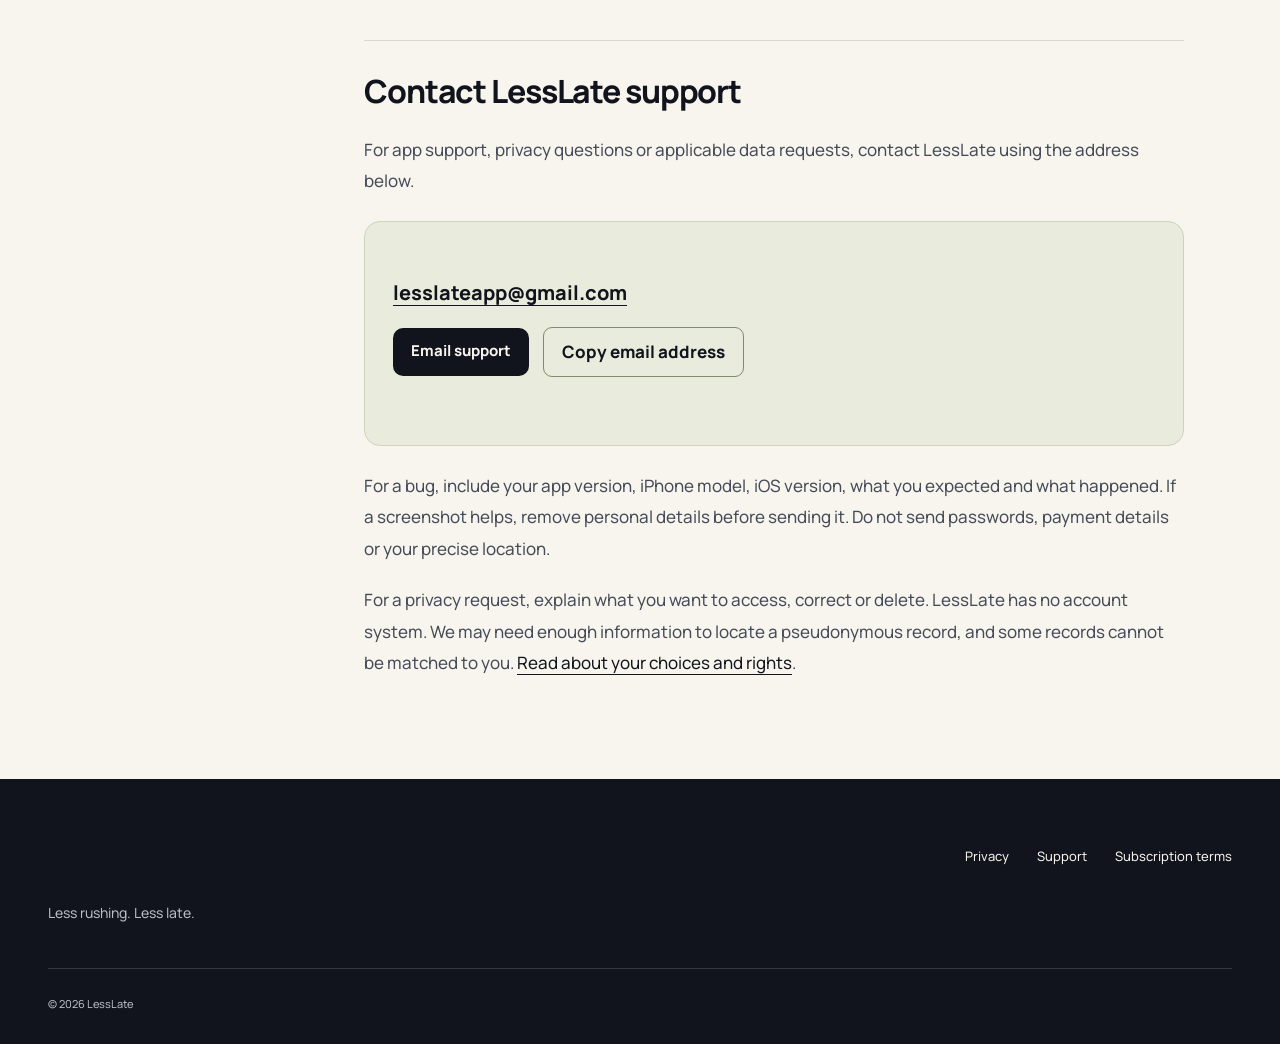
<file: support/index.html>
<!DOCTYPE html>
<html lang="en-GB"><head><meta charset="utf-8"><meta name="viewport" content="width=device-width, initial-scale=1"><meta http-equiv="Content-Security-Policy" content="default-src 'self'; base-uri 'none'; connect-src 'self'; font-src 'self'; form-action 'none'; frame-src 'none'; img-src 'self' data:; object-src 'none'; script-src 'self' 'sha256-NIdDPkoSY22awz7G2aElPMHw4Pzi54A87yWEr0r5THc='; style-src 'self'; upgrade-insecure-requests"><meta name="referrer" content="strict-origin-when-cross-origin"><title>LessLate Support | Reminders, routines and permissions</title><meta name="description" content="Help with LessLate: set reminders, use Today and weekly routines, check permissions, restore Pro and change optional analytics."><meta name="robots" content="index, follow, max-image-preview:large"><link rel="canonical" href="https://lesslate.app/support/"><meta name="theme-color" content="#11141c"><meta name="apple-itunes-app" content="app-id=6799200806"><link rel="icon" href="/favicon.svg" type="image/svg+xml"><link rel="apple-touch-icon" href="/assets/apple-touch-icon.png"><meta property="og:type" content="website"><meta property="og:site_name" content="LessLate"><meta property="og:locale" content="en_GB"><meta property="og:title" content="LessLate Support | Reminders, routines and permissions"><meta property="og:description" content="Help with LessLate: set reminders, use Today and weekly routines, check permissions, restore Pro and change optional analytics."><meta property="og:url" content="https://lesslate.app/support/"><meta property="og:image" content="https://lesslate.app/assets/lesslate-social-preview.png"><meta property="og:image:width" content="1200"><meta property="og:image:height" content="630"><meta property="og:image:alt" content="LessLate. Knowing when to leave isn’t the problem. Leaving is."><meta name="twitter:card" content="summary_large_image"><meta name="twitter:title" content="LessLate Support | Reminders, routines and permissions"><meta name="twitter:description" content="Help with LessLate: set reminders, use Today and weekly routines, check permissions, restore Pro and change optional analytics."><meta name="twitter:image" content="https://lesslate.app/assets/lesslate-social-preview.png"><meta name="twitter:image:alt" content="LessLate departure reminders for iPhone."><link rel="preload" href="/assets/fonts/manrope-variable.woff2" as="font" type="font/woff2" crossorigin><link rel="stylesheet" href="/styles.css"><noscript><link rel="stylesheet" href="/no-script.css"></noscript><script src="/site.js" defer></script><script type="application/ld+json">{"@context":"https://schema.org","@graph":[{"@type":"WebSite","@id":"https://lesslate.app/#website","url":"https://lesslate.app/","name":"LessLate","inLanguage":"en-GB"},{"@type":"WebPage","@id":"https://lesslate.app/support/#webpage","url":"https://lesslate.app/support/","name":"LessLate Support | Reminders, routines and permissions","description":"Help with LessLate: set reminders, use Today and weekly routines, check permissions, restore Pro and change optional analytics.","inLanguage":"en-GB","isPartOf":{"@id":"https://lesslate.app/#website"},"about":{"@id":"https://lesslate.app/#app"}},{"@type":"BreadcrumbList","itemListElement":[{"@type":"ListItem","position":1,"name":"Home","item":"https://lesslate.app/"},{"@type":"ListItem","position":2,"name":"Support","item":"https://lesslate.app/support/"}]}]}</script></head><body><a class="skip-link" href="#main">Skip to content</a><header class="site-header"><div class="wrap header-inner"><a class="logo" href="/" aria-label="LessLate home"><img src="/assets/brand/lockup-night.svg" alt="LessLate" width="148" height="38"></a><button class="menu-toggle" type="button" aria-expanded="false" aria-controls="site-nav">Menu <span aria-hidden="true">+</span></button><nav id="site-nav" aria-label="Main navigation"><a href="/how-it-works/">How it works</a><a href="/#pro">Free and Pro</a><a href="/support/" aria-current="page">Support</a><a class="nav-download" href="https://apps.apple.com/gb/app/lesslate/id6799200806">Get LessLate <span aria-hidden="true">↗</span></a></nav></div></header><main id="main"><section class="document-hero wrap"><p class="eyebrow">Help with LessLate</p><h1>A clear next step.</h1><p class="lede">Setup, permissions, purchases and privacy. Find the answer, then get on with your day.</p></section><div class="wrap document-layout"><aside><nav aria-label="On this page"><p class="eyebrow">On this page</p><a href="#getting-started">Start a reminder</a><a href="#smart-leave">Smart Leave</a><a href="#today">Today</a><a href="#routines">Weekly routines</a><a href="#permissions">Permissions</a><a href="#departure">Departure checks</a><a href="#live-activities">Live Activities</a><a href="#purchases">Purchases</a><a href="#analytics">Analytics preference</a><a href="#contact">Contact</a></nav></aside><div class="document-body"><section id="getting-started"><h2>Create a Leave by reminder</h2><ol><li>Open <strong>Set</strong> and choose <strong>Leave by</strong>.</li><li>Choose the date and time you need to be out.</li><li>Review <strong>Repeat reminders</strong>. Every 2 minutes is included. Pro adds every minute or every 5 minutes.</li><li>Check <strong>Starting from</strong>. The manual reminder saves your current location when you set it.</li><li>Tap <strong>Set reminder</strong> and complete any permission prompts. Today opens the reminder detail.</li></ol><p>Wait for a fresh, precise location if LessLate cannot capture your starting point. Move somewhere with a clearer location signal and try again. A new manual reminder cannot start while another journey is running.</p></section><section id="smart-leave"><h2>Use Arrive by with Pro</h2><p>In <strong>Set</strong>, choose <strong>Arrive by (Pro)</strong>. Select a destination, arrival date and time, travel mode and time to get ready. Review the calculated leave time before setting the reminder.</p><p>Smart Leave subtracts the estimated journey duration from your arrival time. Preparation time schedules an earlier getting ready notification. It does not move the walk out alarm earlier.</p><p>Driving, public transport, walking and cycling depend on available Apple Maps estimates. If a route is unavailable, choose another mode or set a manual Leave by reminder. Estimates need an internet connection and can change.</p><p><strong>Saved trips</strong> stores regular Arrive by plans. Applying a saved trip still requires you to review and set a reminder. It does not create an automatic weekly alarm.</p></section><section id="today"><h2>Understand Today</h2><p><strong>Today</strong> brings together journeys in progress, scheduled reminders and routine alarms in the next 24 hours, and outcomes from earlier today. Tap an entry to open its detail or routine.</p><p>Opening Today, Set or Routines does not arm a new alarm. The app opens on Set when launched fresh.</p></section><section id="routines"><h2>Create an automatic weekly routine</h2><ol><li>Open <strong>Routines</strong> and tap <strong>New routine</strong>.</li><li>Choose a name, departure time and repeat days.</li><li>Save a starting place with <strong>Use My Current Location</strong> while you are at the place you want to leave.</li><li>Save the routine and check that it appears under <strong>Next alarms</strong>.</li></ol><p>The starting place stays the same for that routine. Its alarm repeats at the saved time on the days you choose. After you stop it, departure checks and follow ups every 5 minutes can begin.</p><p>A routine can ring without a saved starting place, but departure cannot be checked and that occurrence does not get location based follow ups. Check the starting place and permissions when this happens.</p><p>Free includes one automatic routine. Pro lets you create more. If Pro ends, all existing automatic routines remain available to view, edit, pause, resume and delete.</p><p>Use <strong>Routine enabled</strong> to pause or resume one. Pausing or deleting a routine does not end a journey already in progress. Open that journey in Today to end it for today.</p></section><section id="permissions"><h2>Check your permissions</h2><h3>Alarms</h3><p>Allow LessLate to schedule alarms when prompted. If access is off, use the app’s permission guidance to open Settings and allow it. Check that the reminder shows as set.</p><h3>Notifications</h3><p>Allow notifications for preparation and checkpoint prompts. Notification permission is separate from alarm permission. Prompts whose scheduled times have already passed will not be sent.</p><h3>Location</h3><p>For background departure checks, open iPhone <strong>Settings → Privacy &amp; Security → Location Services → LessLate</strong>. Select <strong>Always</strong> and turn on <strong>Precise Location</strong>. Follow the app’s guidance if iOS first offers only access while using the app.</p><p>Keep Location Services on. Weak location accuracy, disabled permissions and system conditions can delay or prevent confirmation. A screen capture or countdown cannot prove that an alarm will ring on your device.</p></section><section id="departure"><h2>Alarms, follow ups and leaving</h2><p>Stopping an alarm starts the departure check. It does not mark the journey complete. LessLate confirms departure after two consecutive readings more than 50 metres from the saved starting point, each with location accuracy within 25 metres.</p><p>Manual reminders normally follow up every 2 minutes. Pro lets you choose every minute or every 5 minutes. Automatic weekly routines use every 5 minutes. Older saved reminders can retain their original interval.</p><p>If you have left but the app is still checking, confirm Always and Precise Location access and give it time to receive accurate readings. Avoid opening another reminder to force a result.</p><p>If plans change, use the active journey’s <strong>End without leaving</strong> or available end for today control. That ends the journey without recording a successful departure. A future weekly routine remains scheduled.</p><h3>Momentum Run</h3><p>A confirmed departure within 5 minutes after the planned leave time can count towards your Momentum Run. This allowance does not delay the alarm or extend your journey time.</p></section><section id="live-activities"><h2>Live Activities and the Lock Screen</h2><p>Eligible reminders can show progress on the Lock Screen and in the Dynamic Island on supported iPhone models. Check that Live Activities are enabled for LessLate in iPhone Settings.</p><p>LessLate’s countdown Live Activity is eligible within 4 hours of a reminder. For a reminder further away, open LessLate again within that window. Starting a Live Activity later in the background is not guaranteed.</p><p>The Live Activity and the scheduled alarm are separate. A missing countdown does not, by itself, mean the alarm is missing. Use <strong>Hide destination on Lock Screen</strong> in the reminder controls if you do not want the destination name shown there.</p></section><section id="purchases"><h2>Purchases and restoration</h2><p>Open the Pro control in Set to see the available plans or your subscription details. Use <strong>Restore Purchases</strong> if you already have an active subscription. Make sure the App Store is signed in to the Apple Account used for the purchase, and check your internet connection.</p><p>A pending purchase needs Apple’s approval before Pro unlocks. “Nothing to restore” means the store did not return an active subscription for that account. A temporary connection problem does not stop free reminders from working.</p><p>Manage or cancel through <strong>iPhone Settings → your name → Subscriptions → LessLate</strong>. See the <a href="/subscriptions/">subscription terms</a> for billing and cancellation.</p></section><section id="analytics"><h2>Change your analytics preference</h2><p>Open <strong>Set → More → Privacy and Analytics</strong>. The More control is the circle with three dots. Change <strong>Share anonymous usage analytics</strong>.</p><p>The setting is off by default. Turning it off stops future analytics and clears the unsent SDK queue. It does not delete events already received by Mixpanel. No location data is sent to Mixpanel. <a href="/privacy/#analytics">Read the analytics details</a>.</p></section><section id="contact"><h2>Contact LessLate support</h2><p>For app support, privacy questions or applicable data requests, contact LessLate using the address below.</p><div class="contact-card"><p class="contact-address"><a id="support-email-address" href="mailto:lesslateapp@gmail.com">lesslateapp@gmail.com</a></p><div class="contact-actions"><a class="button" href="mailto:lesslateapp@gmail.com">Email support</a><button type="button" id="copy-support-email" class="contact-copy" aria-describedby="support-copy-status">Copy email address</button></div><p id="support-copy-status" role="status" aria-live="polite"></p></div><p>For a bug, include your app version, iPhone model, iOS version, what you expected and what happened. If a screenshot helps, remove personal details before sending it. Do not send passwords, payment details or your precise location.</p><p>For a privacy request, explain what you want to access, correct or delete. LessLate has no account system. We may need enough information to locate a pseudonymous record, and some records cannot be matched to you. <a href="/privacy/#your-choices">Read about your choices and rights</a>.</p></section></div></div></main><footer class="site-footer"><div class="wrap footer-top"><div><a class="logo" href="/" aria-label="LessLate home"><img src="/assets/brand/lockup-reverse.svg" alt="LessLate" width="148" height="38" loading="lazy"></a><p>Less rushing. Less late.</p></div><nav aria-label="Footer"><a href="/privacy/">Privacy</a><a href="/support/">Support</a><a href="/subscriptions/">Subscription terms</a></nav></div><div class="wrap footer-bottom"><p>© 2026 LessLate</p></div></footer></body></html>
</file>
<file: styles.css>
@font-face{font-family:Manrope;src:url('/assets/fonts/manrope-variable.woff2') format('woff2');font-weight:200 800;font-display:swap}
:root{--night:#11141c;--signal:#d4ff45;--chalk:#f7f5ee;--slate:#5e6472;--line:#d9d9d0;--muted:#b8bdc9;--panel:#1c202b;--radius:24px;--wrap:1200px;color-scheme:light;scroll-behavior:smooth;scroll-padding-top:100px}
*{box-sizing:border-box}body{margin:0;background:var(--chalk);color:var(--night);font:450 17px/1.65 Manrope,Arial,sans-serif;-webkit-font-smoothing:antialiased}img{display:block;max-width:100%;height:auto}a{color:inherit;text-underline-offset:5px;text-decoration-thickness:1px}a:hover{text-decoration-thickness:2px}button{font:inherit}button,a,summary{-webkit-tap-highlight-color:transparent}a:focus-visible,button:focus-visible,summary:focus-visible,[tabindex]:focus-visible{outline:3px solid #647a00;outline-offset:5px}.night a:focus-visible,.site-footer a:focus-visible{outline-color:var(--signal)}button[hidden]{display:none!important}p{margin:0 0 1.2em}p:last-child{margin-bottom:0}h1,h2,h3{font-weight:750;letter-spacing:-.045em;line-height:1.06;margin:0 0 .55em}h1{font-size:clamp(48px,5.4vw,78px)}h2{font-size:clamp(36px,4.2vw,56px)}h3{font-size:28px;line-height:1.2;letter-spacing:-.035em}ul,ol{padding-left:1.3em}li+li{margin-top:.6em}figure{margin:0}strong{font-weight:750}.wrap{width:min(var(--wrap),calc(100% - 96px));margin-inline:auto}.section{padding-block:112px}.eyebrow{display:block;margin-bottom:20px;font-size:12px;font-weight:750;letter-spacing:.12em;line-height:1.5;text-transform:uppercase}.signal-text{color:var(--signal)}.night{background:var(--night);color:var(--chalk)}.night p,.night figcaption{color:var(--muted)}.night .eyebrow{color:var(--signal)}.skip-link{position:absolute;z-index:99;left:16px;top:12px;transform:translateY(-150%);padding:12px 20px;background:var(--signal);border-radius:10px;font-weight:750}.skip-link:focus{transform:none}.site-header{background:var(--chalk);position:relative;z-index:20;border-bottom:1px solid var(--line)}.header-inner{min-height:88px;display:flex;align-items:center;justify-content:space-between;gap:40px}.logo{display:inline-flex;align-items:center;flex:none}.logo img{width:148px;height:38px;object-fit:contain}.site-header nav{display:flex;align-items:center;gap:30px}.site-header nav a{font-size:14px;font-weight:700;text-decoration:none;min-height:44px;display:flex;align-items:center;border-bottom:2px solid transparent}.site-header nav a:hover,.site-header nav a[aria-current]{border-color:var(--night)}.site-header nav .nav-download{background:var(--night);color:var(--chalk);padding:12px 20px;border-radius:9px;gap:24px;border:0}.nav-download:hover{background:#303642}.menu-toggle{display:none}.release-notice{background:#eceee3;font-size:12px;line-height:1.55;border-bottom:1px solid var(--line)}.release-notice .wrap{padding-block:12px;display:flex;align-items:center;gap:12px}.release-notice p{margin:0}.status-dot{display:inline-block;width:8px;height:8px;background:#586c00;border-radius:50%;flex:none}.hero{overflow:hidden}.hero-grid{display:grid;grid-template-columns:1.1fr .9fr;align-items:center;gap:32px;padding-top:66px;padding-bottom:54px}.hero h1{font-weight:750;line-height:1.02}.hero h1 span{color:var(--signal)}.hero .hero-lede{max-width:470px;font-size:18px;line-height:1.7;margin:28px 0 22px}.hero-actions{display:flex;align-items:center;gap:28px;margin-left:-15px}.store-badge{display:block;padding:15px;flex:none}.store-badge img{width:180px;height:60px}.store-badge:focus-visible{outline-offset:0}.text-link{font-weight:750;text-decoration:none;border-bottom:1px solid currentColor;padding-block:7px;display:inline-flex;gap:20px;align-items:center;font-size:15px;min-height:44px}.text-link:hover{gap:26px}.light-link{color:var(--chalk)}.download-note{font-size:12px!important;margin-top:9px!important}.hero-product{position:relative;display:flex;flex-direction:column;align-items:center;isolation:isolate}.hero-screen{width:284px;max-width:100%;padding:8px;background:#303540;border:1px solid #525a69;border-radius:25px;box-shadow:0 26px 60px #0004;transform:rotate(3deg);animation:arrive .9s cubic-bezier(.2,.7,.3,1) both}.hero-screen .screen-link,.hero-screen img{border-radius:18px}.hero-screen .screen-link{overflow:hidden}.screen-link{display:block}.screen-link img{width:100%;height:auto}.hero-product figcaption{position:relative;font-size:11px;margin-top:28px;display:flex;gap:9px;align-items:center}.hero-product .status-dot{background:var(--signal);width:6px;height:6px}.orbit{position:absolute;width:540px;height:540px;border:1px solid #d4ff4530;border-radius:50%;z-index:-1;top:30px;left:50%;transform:translateX(-50%)}.orbit:before,.orbit:after{content:'';position:absolute;border:1px solid #d4ff4520;border-radius:50%;inset:42px}.orbit:after{inset:-48px}.hero-facts{border-top:1px solid #343843;display:flex;align-items:center;gap:45px;padding-block:25px;font-size:12px;color:var(--muted)}.hero-facts span{display:flex;align-items:center;gap:10px}.hero-facts span:before{content:'';width:5px;height:5px;border-radius:50%;background:var(--signal)}.section-heading{display:grid;grid-template-columns:1.15fr .85fr;gap:80px;align-items:end;margin-bottom:50px}.section-heading h2{margin-bottom:0}.section-heading>p{color:var(--slate);max-width:440px;margin-bottom:2px}.night .section-heading>p{color:var(--muted)}.steps{list-style:none;padding:0;display:grid;grid-template-columns:repeat(3,1fr);gap:44px;margin:52px 0 32px}.steps li{margin:0;border-top:1px solid var(--line);padding-top:24px}.step-number{display:block;margin-bottom:32px;font-size:13px;color:var(--slate);font-weight:700}.steps h3{font-size:28px}.steps p{color:var(--slate);font-size:15px}.journey-section{padding-block:96px}.gallery-hint{font-size:12px;margin-bottom:20px}.screen-gallery{display:grid;grid-template-columns:repeat(3,minmax(0,1fr));gap:28px}.journey-card{border:1px solid #3b404c;border-radius:18px;padding:22px 20px 20px;background:var(--panel);min-width:0}.journey-card figcaption{margin-bottom:24px}.journey-card figcaption span{font-size:11px;letter-spacing:.08em;text-transform:uppercase}.journey-card h3{color:var(--chalk);font-size:20px;margin:10px 0 0;letter-spacing:-.025em}.journey-card .screen-link{border-radius:10px;overflow:hidden}.section-note{font-size:13px;color:var(--slate);max-width:940px;margin-top:28px;line-height:1.75}.feature-pair{display:grid;grid-template-columns:1fr 1fr;gap:28px}.feature-card{background:#e9e8e0;border-radius:var(--radius);padding:42px 40px 26px;overflow:hidden}.feature-card .feature-copy{max-width:420px}.feature-card h3{font-size:36px}.feature-card p{font-size:16px}.feature-card figure{max-width:320px;margin:40px auto 0}.feature-card .screen-link{border:1px solid #d4d4c9;padding:6px;border-radius:16px;background:var(--chalk);box-shadow:0 16px 35px #11141c12}.feature-card img{border-radius:10px}.feature-card figcaption{text-align:center;font-size:11px;margin-top:18px}.lime-card{background:var(--signal)}.lime-card .screen-link{border-color:#b8d344}.smart-section{padding-block:80px;background:#eaece2}.smart-grid{display:grid;grid-template-columns:1.2fr .8fr;gap:100px;align-items:center}.smart-grid h2{font-size:44px}.smart-grid p{color:var(--slate)}.smart-grid .eyebrow{color:var(--night)}.time-example{background:var(--chalk);border:1px solid #d6d9c8;border-radius:20px;padding:32px}.time-example dl{margin:0 0 20px}.time-example dl>div{padding:20px 0;border-top:1px solid var(--line);display:flex;justify-content:space-between;align-items:center;gap:20px}.time-example dt{font-size:14px}.time-example dd{font-size:36px;font-weight:750;letter-spacing:-.04em;margin:0;line-height:1}.time-example .time-highlight{background:var(--signal);border:0;margin:0 -16px;padding:22px 16px;border-radius:10px}.time-example p:last-child{font-size:12px}.plans{display:grid;grid-template-columns:1fr 1fr;gap:28px}.plan{padding:42px;border:1px solid var(--line);border-radius:var(--radius)}.plan h3{font-size:36px}.plan .eyebrow{margin-bottom:24px}.check-list{list-style:none;padding:0;margin:34px 0 0;font-size:15px}.check-list li{position:relative;padding-left:27px;margin:0 0 15px}.check-list li:before{content:'✓';position:absolute;left:0;font-weight:800;color:#506500}.pro-plan{background:var(--night);color:var(--chalk);border-color:var(--night)}.pro-plan .eyebrow,.pro-plan .check-list li:before{color:var(--signal)}.pro-plan .text-link{margin-top:24px}.privacy-band{border-top:1px solid var(--line);border-bottom:1px solid var(--line);padding:76px 0}.privacy-grid{display:grid;grid-template-columns:.4fr 1fr;gap:50px;align-items:start}.privacy-grid>img{width:94px;margin-top:15px}.privacy-grid>div{max-width:780px}.privacy-grid p{color:var(--slate)}.privacy-grid .eyebrow{color:var(--night)}.faq-section{display:grid;grid-template-columns:.8fr 1.2fr;gap:90px}.faq-section .text-link{margin-top:12px}.faq-list details{border-top:1px solid var(--line);padding:0 0 0}.faq-list details:last-child{border-bottom:1px solid var(--line)}.faq-list summary{cursor:pointer;font-weight:700;list-style:none;position:relative;padding:24px 36px 24px 0;font-size:17px}.faq-list summary::-webkit-details-marker{display:none}.faq-list summary:after{content:'+';position:absolute;right:0;top:21px;font-size:22px;font-weight:450}.faq-list details[open] summary:after{content:'−'}.faq-list p{font-size:15px;color:var(--slate);padding:0 30px 24px 0;margin:0}.final-cta{background:var(--signal);padding:90px 0}.final-cta h2{font-size:clamp(40px,5.5vw,72px);max-width:850px}.button{display:inline-flex;align-items:center;gap:32px;background:var(--night);color:var(--chalk);padding:16px 24px;border-radius:10px;font-size:15px;font-weight:750;text-decoration:none;min-height:54px;transition:background .18s,transform .18s}.button:hover{background:#303642;transform:translateY(-2px)}.final-cta .button{margin:18px 0 24px}.final-cta p:not(.eyebrow){font-size:13px}.final-cta .availability{max-width:620px;margin-top:24px}.site-footer{background:var(--night);color:var(--chalk);padding-block:56px 30px}.footer-top{display:flex;justify-content:space-between;gap:50px;padding-bottom:44px}.footer-top p{font-size:14px;margin:20px 0 0;color:var(--muted)}.footer-top nav{display:flex;gap:12px 28px;flex-wrap:wrap;max-width:590px;justify-content:flex-end;align-content:flex-start}.footer-top nav a{min-height:44px;display:inline-flex;align-items:center;font-size:13px;text-decoration:none}.footer-top nav a:hover{text-decoration:underline}.footer-bottom{border-top:1px solid #343843;padding-top:25px;display:grid;grid-template-columns:1fr 1fr;gap:70px;font-size:11px;color:var(--muted);line-height:1.8}.footer-bottom p{margin:0}.document-hero{padding-top:72px;padding-bottom:52px}.document-hero h1{font-size:clamp(43px,5.1vw,68px);max-width:980px}.lede{font-size:20px;color:var(--slate);max-width:820px;margin-top:26px}.document-layout{display:grid;grid-template-columns:240px minmax(0,1fr);gap:76px;padding-bottom:100px;align-items:start}.document-layout aside{position:sticky;top:30px;border-top:1px solid var(--line);padding-top:25px}.document-layout aside nav{display:flex;flex-direction:column;align-items:flex-start}.document-layout aside .eyebrow{margin-bottom:14px}.document-layout aside a{font-size:13px;text-decoration:none;display:flex;align-items:center;min-height:36px;padding-block:7px;color:var(--slate)}.document-layout aside a:hover{color:var(--night);text-decoration:underline}.document-body{max-width:820px;min-width:0}.document-body section{margin-top:56px;padding-top:32px;border-top:1px solid var(--line);scroll-margin-top:24px}.document-body h2{font-size:32px;line-height:1.15;letter-spacing:-.035em;margin-bottom:24px}.document-body h3{font-size:21px;margin:28px 0 14px;letter-spacing:-.025em}.document-body p,.document-body li{color:#454b58;line-height:1.85}.document-body strong{color:var(--night)}.document-body a{color:var(--night)}.document-body li+li{margin-top:12px}.callout{padding:26px 28px;background:#e9ecdc;border-left:3px solid #7e9900;border-radius:0 12px 12px 0;font-size:15px}.callout p{margin:0}.updated{font-size:12px;font-weight:700}.guide-figure{max-width:310px;padding:10px;background:#e4e7d9;border:1px solid var(--line);border-radius:16px;margin:42px auto}.guide-figure img{border-radius:9px}.guide-figure figcaption{font-size:11px;text-align:center;padding:12px 0 4px}.table-scroll{overflow-x:auto;margin:24px 0}table{border-collapse:collapse;min-width:580px;width:100%;font-size:13px}caption{text-align:left;font-weight:750;margin-bottom:12px}th,td{text-align:left;padding:14px 12px;border:1px solid var(--line);vertical-align:top}thead{background:#e8eadf}tbody th{font-weight:750;width:25%}.not-found{display:flex;gap:30px;align-items:center;padding-bottom:100px}
@keyframes arrive{from{transform:translateY(18px) rotate(1deg)}to{transform:translateY(0) rotate(3deg)}}
@media(min-width:761px){.site-header nav{display:flex!important}}
@media(max-width:1050px){.wrap{width:calc(100% - 64px)}.site-header nav{gap:20px}.hero-grid{gap:24px}.hero h1{font-size:62px}.hero-screen{width:250px}.hero-actions{gap:12px}.hero-actions .text-link{font-size:13px;gap:12px}.section-heading{gap:40px}.steps{gap:28px}.journey-card{padding:20px 14px 14px}.screen-gallery{gap:18px}.journey-card h3{font-size:17px}.feature-card{padding:32px 28px 24px}.feature-card h3{font-size:31px}.smart-grid{gap:50px}.smart-grid h2{font-size:38px}.document-layout{grid-template-columns:190px minmax(0,1fr);gap:45px}.faq-section{gap:55px}}
@media(max-width:760px){:root{scroll-padding-top:24px}.wrap{width:calc(100% - 40px)}.section{padding-block:70px}.header-inner{min-height:76px;gap:18px;flex-wrap:wrap;padding-block:18px}.logo img{width:136px;height:35px}.menu-toggle:not([hidden]){display:flex;align-items:center;gap:24px;background:none;border:1px solid #c8c9c1;border-radius:8px;padding:9px 14px;font-size:13px;min-height:44px;font-weight:700;cursor:pointer}.menu-toggle span{font-size:18px;line-height:1}.site-header nav{width:100%;flex-wrap:wrap;gap:10px 24px}.site-header nav a{font-size:14px}.site-header nav .nav-download{padding:10px 16px}.site-header nav{display:none}.site-header.nav-open nav{display:flex}.release-notice .wrap{gap:10px;align-items:flex-start;padding-block:12px}.release-notice{font-size:11px}.release-notice .status-dot{margin-top:5px;width:6px;height:6px}.hero-grid{display:flex;flex-direction:column;align-items:stretch;padding-top:46px;padding-bottom:40px;gap:48px}.hero h1{font-size:clamp(44px,8.5vw,66px);max-width:660px}.hero .eyebrow{font-size:10px;letter-spacing:.11em}.hero .hero-lede{font-size:16px;margin:24px 0 16px;max-width:510px}.hero-actions{gap:16px;flex-wrap:wrap}.hero-actions .text-link{font-size:13px}.store-badge img{width:162px;height:54px}.store-badge{padding:14px}.hero .download-note{font-size:11px!important}.hero-screen{width:min(310px,80vw);transform:rotate(2deg)}.hero-product{padding:8px 0 0}.hero-product figcaption{font-size:10px}.orbit{width:470px;height:470px;top:70px}.hero-facts{gap:14px;justify-content:space-between;flex-wrap:wrap;font-size:10px;padding-block:23px}.hero-facts span{gap:7px}.section-heading{display:block;margin-bottom:36px}.section-heading>p{margin-top:24px;max-width:580px;font-size:16px}.eyebrow{font-size:10px;margin-bottom:16px}h2{font-size:39px}.steps{grid-template-columns:1fr;gap:32px;margin:36px 0 20px}.step-number{margin-bottom:15px}.steps li{padding-top:20px}.steps h3{font-size:26px}.steps p{max-width:540px}.journey-section{padding-block:64px}.screen-gallery{display:flex;overflow-x:auto;gap:18px;margin-inline:-20px;padding:0 20px 20px;scroll-snap-type:x proximity;scroll-padding:20px}.journey-card{flex:0 0 min(320px,85vw);scroll-snap-align:start;padding:22px 18px 18px}.journey-card h3{font-size:19px}.section-note{font-size:12px;margin-top:24px}.gallery-hint{font-size:11px}.feature-pair{grid-template-columns:1fr;gap:24px}.feature-card{padding:32px 26px 24px}.feature-card h3{font-size:34px}.feature-card figure{margin-top:32px;max-width:300px}.smart-section{padding-block:64px}.smart-grid{display:block}.smart-grid h2{font-size:38px}.smart-grid>div>p{font-size:16px}.time-example{margin-top:36px;max-width:480px;padding:28px}.plans{grid-template-columns:1fr;gap:22px}.plan{padding:32px 28px}.plan h3{font-size:34px}.check-list{font-size:14px;margin-top:28px}.privacy-band{padding-block:60px}.privacy-grid{grid-template-columns:1fr;gap:28px}.privacy-grid>img{width:58px;height:58px;margin-top:0}.privacy-grid p{font-size:15px}.privacy-grid h2{font-size:36px}.faq-section{grid-template-columns:1fr;gap:35px}.faq-section h2 br{display:none}.faq-list summary{font-size:16px;padding-block:22px}.faq-list p{font-size:14px}.final-cta{padding-block:66px}.final-cta h2{font-size:44px}.footer-top{flex-direction:column;gap:28px;padding-bottom:28px}.footer-top nav{justify-content:flex-start;gap:5px 24px}.footer-bottom{grid-template-columns:1fr;gap:18px;font-size:10px}.site-footer{padding-block:42px 26px}.document-hero{padding-top:50px;padding-bottom:36px}.document-hero h1{font-size:43px}.document-hero h1 br{display:none}.lede{font-size:18px;margin-top:22px}.document-layout{display:block;padding-bottom:70px}.document-layout aside{position:static;padding:22px 0;margin-bottom:30px;border-bottom:1px solid var(--line)}.document-layout aside nav{display:flex;flex-direction:row;gap:2px 20px;flex-wrap:wrap}.document-layout aside .eyebrow{width:100%;margin-bottom:8px}.document-layout aside a{font-size:12px;min-height:40px}.document-body{font-size:16px}.document-body section{margin-top:40px;padding-top:27px}.document-body h2{font-size:29px}.callout{padding:22px;font-size:14px}.document-body h3{font-size:20px}.not-found{flex-wrap:wrap;gap:20px;padding-bottom:70px}}
@media(max-width:360px){.wrap{width:calc(100% - 32px)}.hero h1{font-size:43px}.hero-actions{gap:4px}.hero-actions .text-link{font-size:12px}.hero-facts{font-size:9px}.hero-grid{padding-top:36px}.feature-card{padding:28px 20px}.feature-card h3{font-size:30px}h2{font-size:34px}.plan{padding:28px 24px}.release-notice{font-size:10px}.journey-card{flex-basis:85vw}.screen-gallery{margin-inline:-16px;padding-inline:16px;scroll-padding:16px}}
@media(prefers-reduced-motion:reduce){:root{scroll-behavior:auto}*,*:before,*:after{animation:none!important;transition:none!important}.hero-screen{transform:none}.text-link:hover{gap:20px}.button:hover{transform:none}}
.gallery-controls{display:none}.gallery-controls[hidden]{display:none!important}
@media(max-width:760px){.gallery-controls{display:flex;align-items:center;gap:20px;margin-top:10px}.gallery-controls button{width:44px;height:44px;background:var(--panel);border:1px solid #666e7e;border-radius:50%;color:var(--chalk);cursor:pointer}.gallery-controls button:disabled{opacity:.35;cursor:default}.gallery-controls span{font-size:12px;color:var(--muted)}.gallery-controls button:focus-visible{outline-color:var(--signal)}}

/* Every element remains visible and readable before enhancement. */
[hidden]{display:none!important}
.site-header nav a:not(.nav-download){position:relative;border-bottom-color:transparent}
.site-header nav a:not(.nav-download)::after{content:'';position:absolute;left:0;right:0;bottom:0;height:2px;background:currentColor;transform:scaleX(0);transform-origin:left;transition:transform .22s ease}
.site-header nav a:not(.nav-download):hover::after,.site-header nav a:not(.nav-download):focus-visible::after,.site-header nav a[aria-current]:not(.nav-download)::after{transform:scaleX(1)}
.nav-download,.button,.text-link,.screen-link,.journey-card,.feature-card,.plan,.faq-list summary{transition:transform .22s ease,box-shadow .22s ease,background-color .22s ease,color .22s ease,opacity .22s ease,gap .22s ease}
.nav-download:hover,.nav-download:focus-visible,.button:hover,.button:focus-visible{transform:translateY(-2px);box-shadow:0 8px 18px #11141c29}
.nav-download:active,.button:active{transform:translateY(1px) scale(.985)}

.text-link span{display:inline-block;transition:transform .2s ease}
.text-link:hover span,.text-link:focus-visible span{transform:translate(3px,-2px)}
.journey-card:hover,.journey-card:focus-within,.feature-card:hover,.feature-card:focus-within,.plan:hover,.plan:focus-within{transform:translateY(-3px);box-shadow:0 18px 32px #11141c18}
.screen-link:hover,.screen-link:focus-visible{transform:scale(1.012)}
.hero-screen{animation-duration:.55s;transition:transform .3s ease,box-shadow .3s ease}
.hero-screen:hover,.hero-screen:focus-within{transform:rotate(1deg) translateY(-4px);box-shadow:0 33px 62px #0005}
.faq-list details[open] summary{color:#526a00}
.faq-list summary:hover,.faq-list summary:focus-visible{padding-left:5px}
.document-layout aside a[aria-current="location"]{color:var(--night);font-weight:750;border-left:3px solid #7c9a00;padding-left:8px}
.contact-card{padding:28px;border:1px solid #cdd3bc;background:#e9ecdc;border-radius:16px;margin:24px 0}
.contact-card .button{cursor:pointer;border:0}
.contact-card .contact-address{font-weight:750;font-size:20px;color:var(--night);overflow-wrap:anywhere;margin:24px 0 16px}
.contact-actions{display:flex;gap:14px;align-items:center;flex-wrap:wrap}
.contact-actions .button{min-height:48px;padding:10px 18px;color:var(--chalk)}
.contact-copy{background:transparent;color:var(--night);border:1px solid #808b6c;border-radius:9px;min-height:48px;padding:10px 18px;font-weight:750;cursor:pointer;transition:background .2s ease,transform .2s ease}
.contact-copy:hover,.contact-copy:focus-visible{background:#d4ff45}
.contact-copy:active{transform:scale(.98)}
#support-copy-status{min-height:25px;font-weight:700;color:#3c5100;margin:15px 0 0}
.legal-credit{font-size:12px!important;color:var(--slate)!important;border-top:1px solid var(--line);margin-top:42px;padding-top:22px}
@media(max-width:760px){.site-header.nav-open nav{animation:menu-appear .18s ease-out both}@keyframes menu-appear{from{opacity:.8;transform:translateY(-5px)}to{opacity:1;transform:translateY(0)}}}
@media(prefers-reduced-motion:reduce){.nav-download,.button,.text-link,.screen-link,.journey-card,.feature-card,.plan,.faq-list summary,.contact-copy,.hero-screen{transition:none!important;animation:none!important}.nav-download:hover,.nav-download:focus-visible,.button:hover,.button:focus-visible,.journey-card:hover,.journey-card:focus-within,.feature-card:hover,.feature-card:focus-within,.plan:hover,.plan:focus-within,.screen-link:hover,.screen-link:focus-visible,.hero-screen:hover,.hero-screen:focus-within{transform:none!important}.text-link span{transition:none!important}}
</file>
<file: no-script.css>
.menu-toggle{display:none!important}.site-header nav{display:flex!important}
</file>
